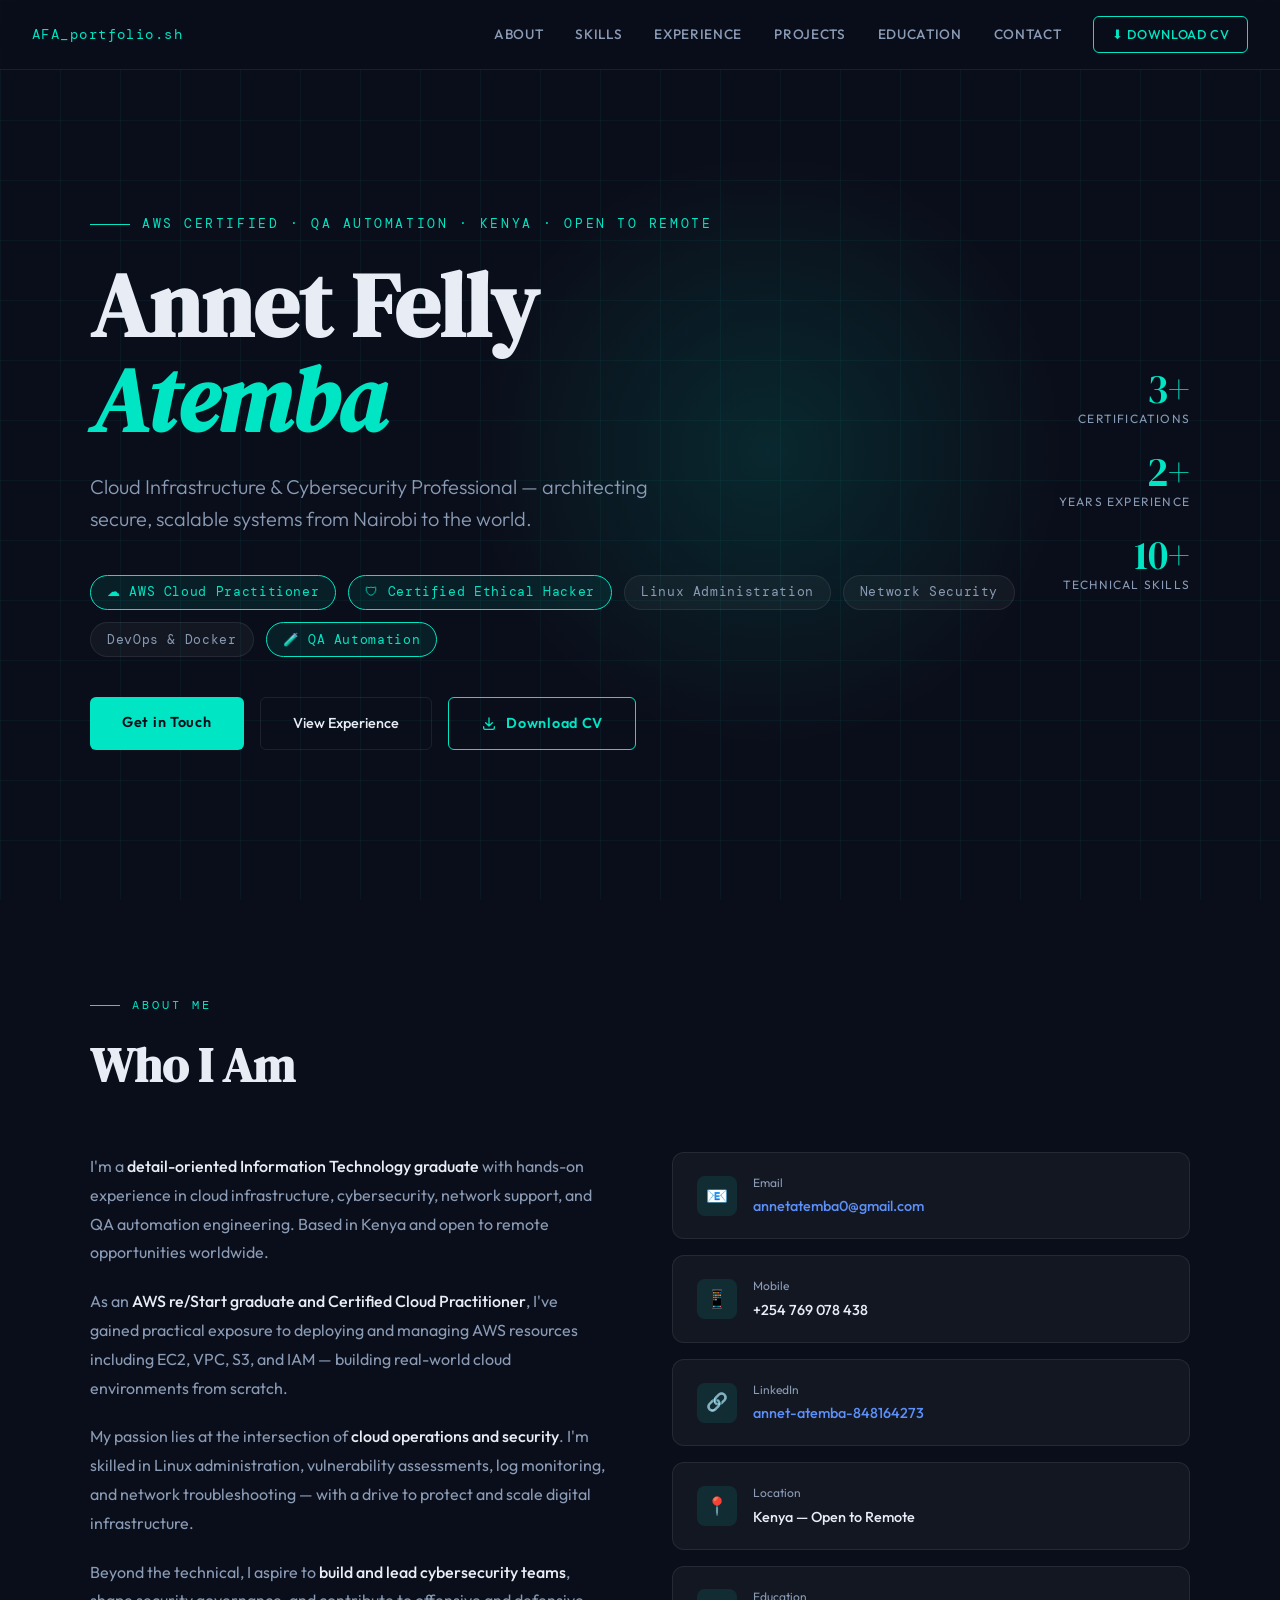
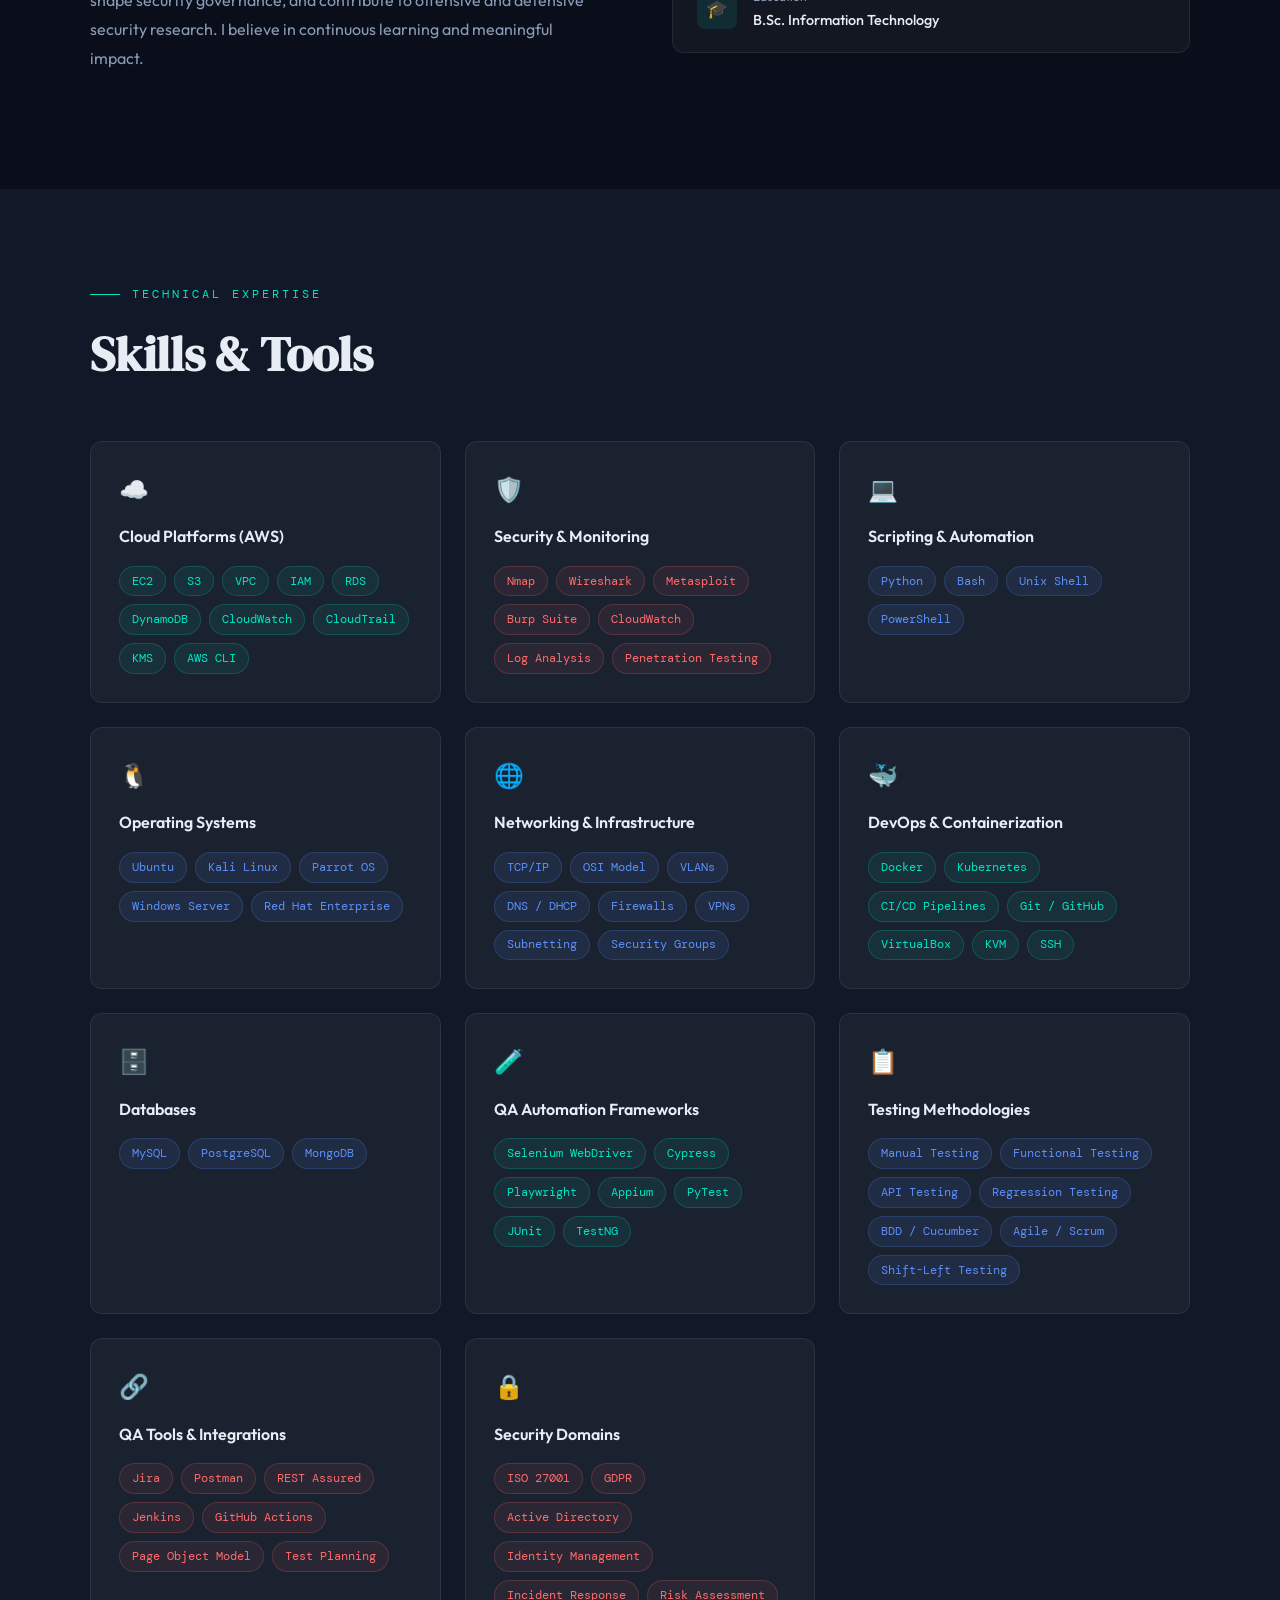
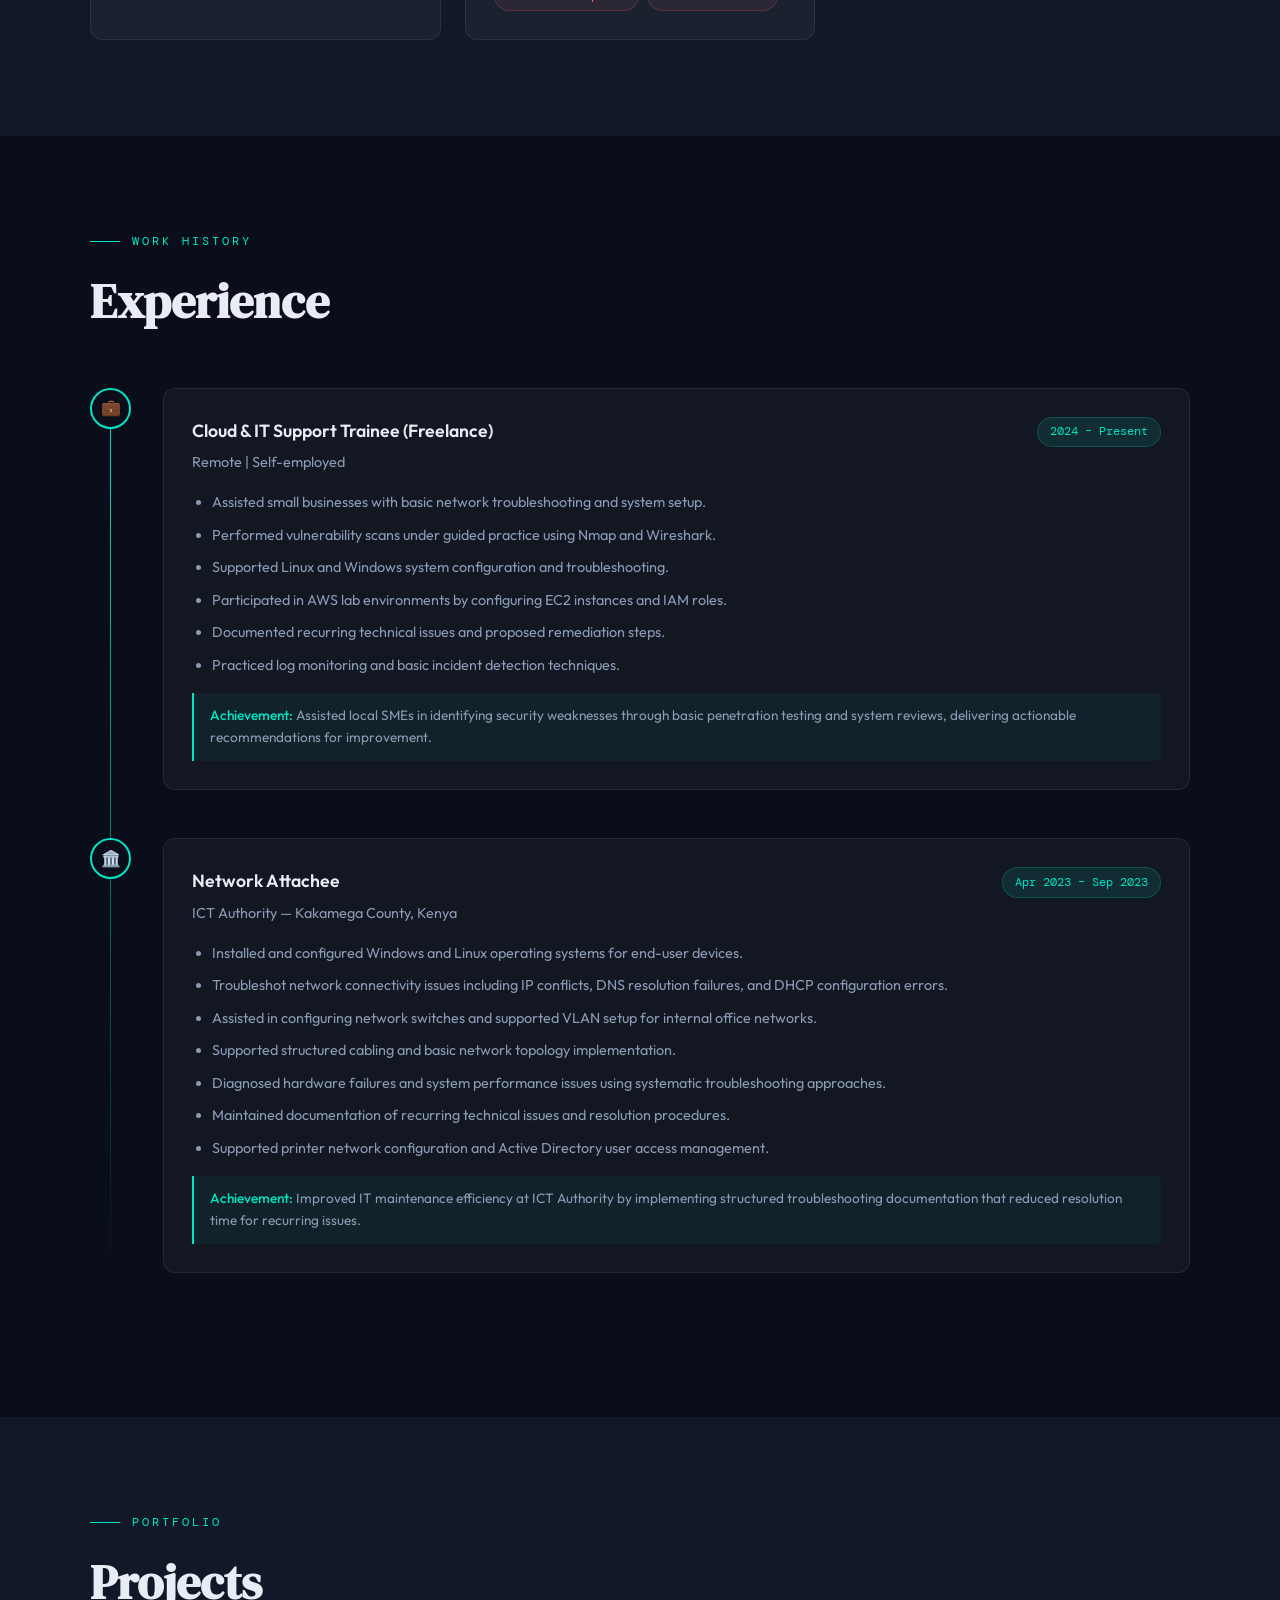
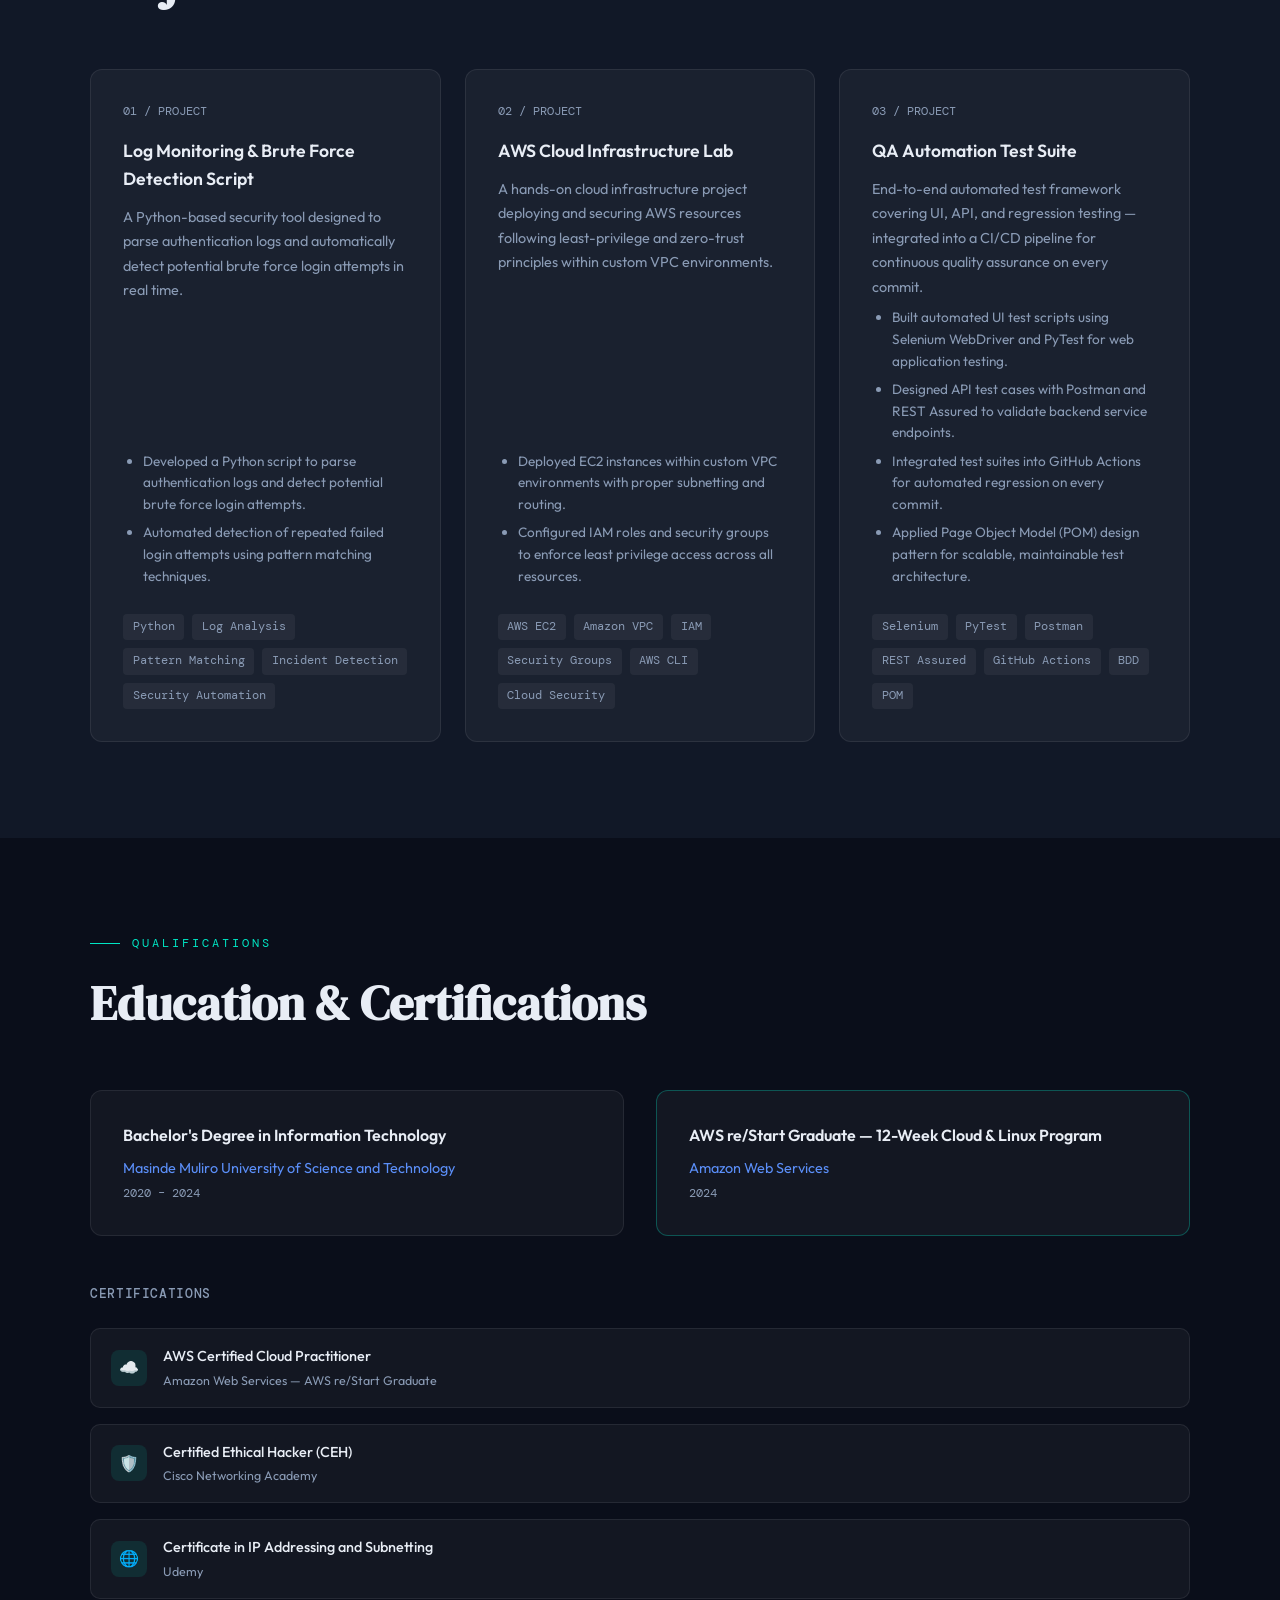
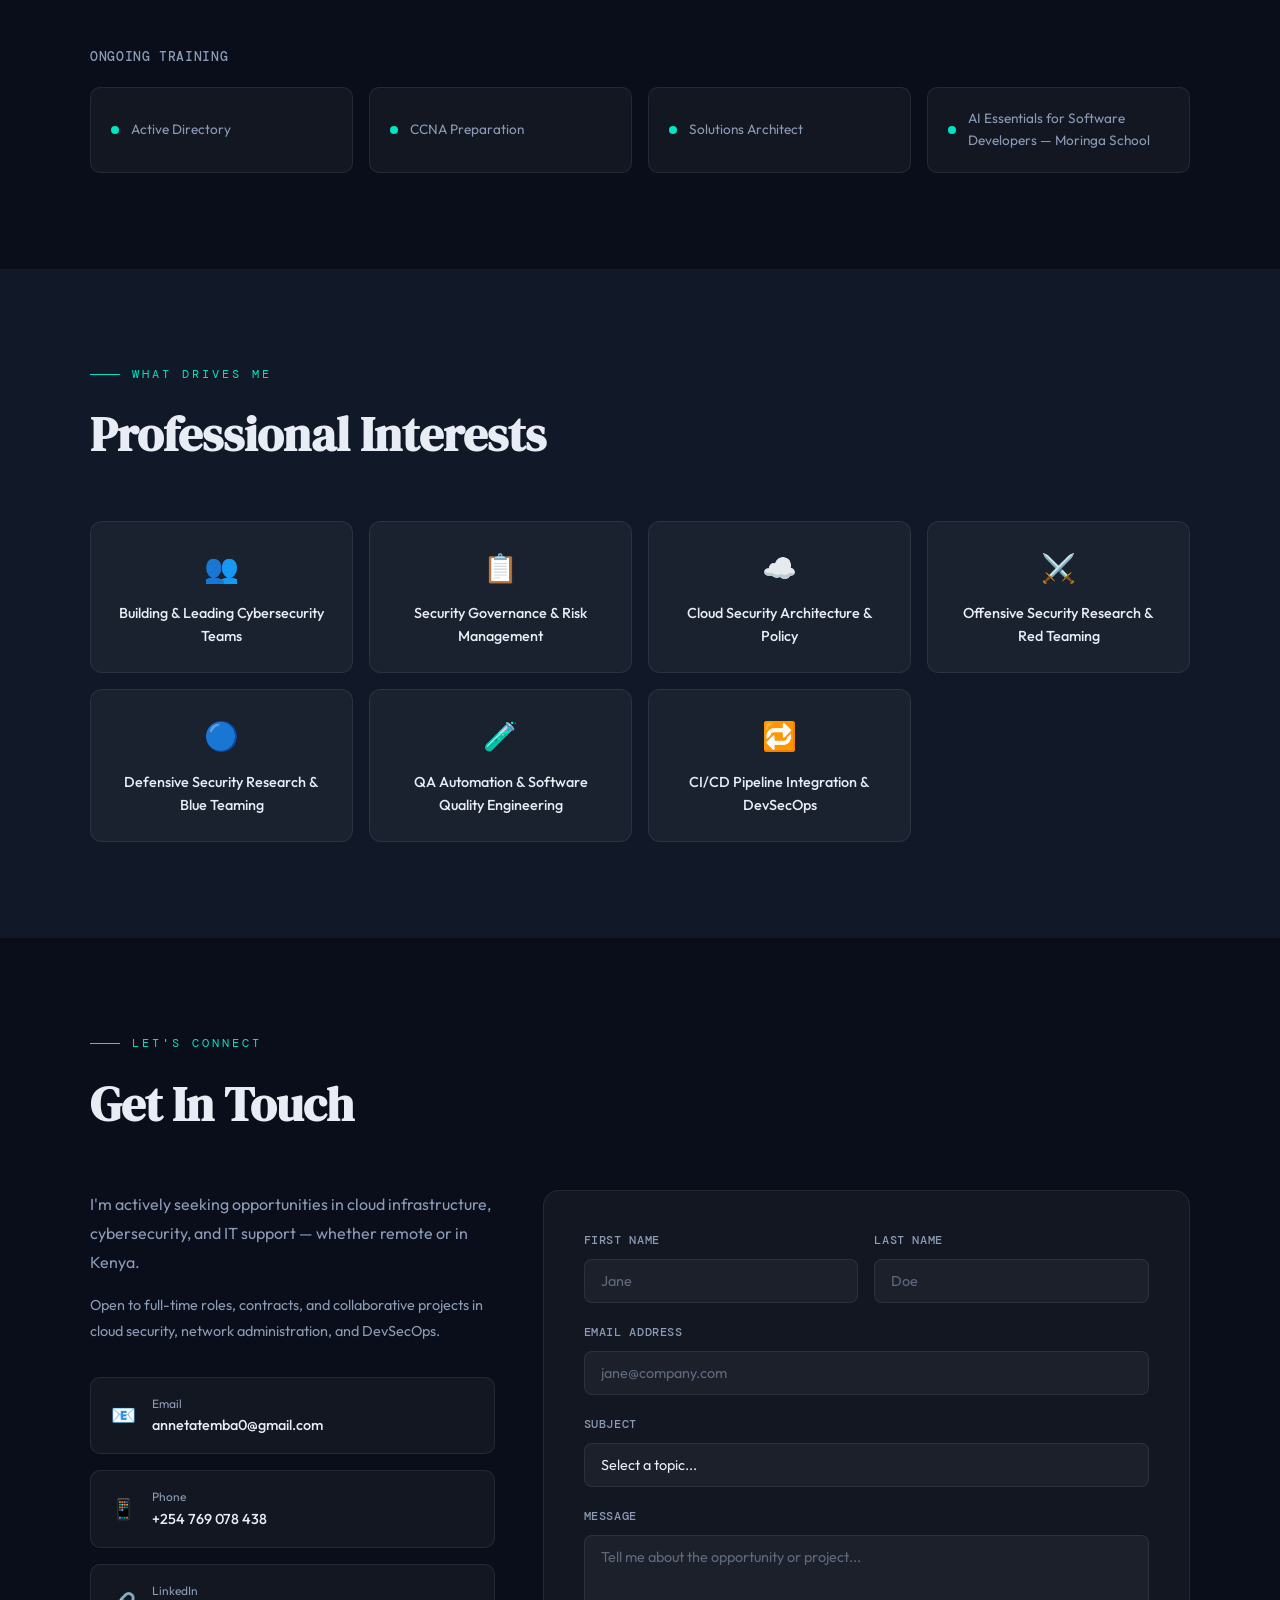
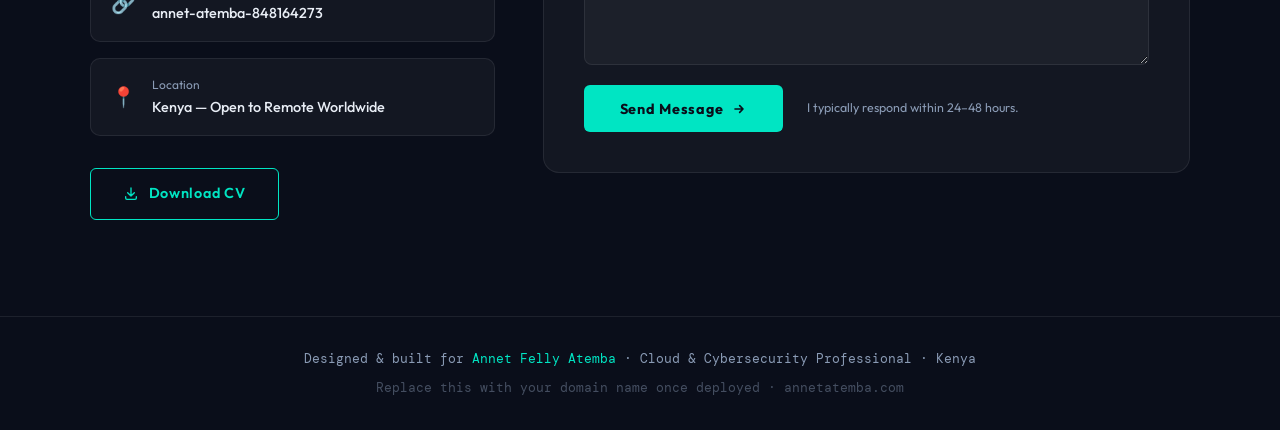
<file: index (1).html>
<!DOCTYPE html>
<html lang="en">
<head>
<meta charset="UTF-8">
<meta name="viewport" content="width=device-width, initial-scale=1.0">
<title>Annet Felly Atemba — Cloud, Cybersecurity & QA Automation</title>
<link href="https://fonts.googleapis.com/css2?family=DM+Serif+Display:ital@0;1&family=DM+Mono:wght@400;500&family=Outfit:wght@300;400;500;600&display=swap" rel="stylesheet">
<style>
  :root {
    --bg: #0a0e1a;
    --bg2: #111827;
    --bg3: #1a2235;
    --accent: #00e5c3;
    --accent2: #5b8ff9;
    --accent3: #ff6b6b;
    --text: #e8edf5;
    --text2: #8a9bb5;
    --border: rgba(255,255,255,0.08);
    --card: rgba(255,255,255,0.04);
  }
  *, *::before, *::after { box-sizing: border-box; margin: 0; padding: 0; }
  html { scroll-behavior: smooth; }
  body { font-family: 'Outfit', sans-serif; background: var(--bg); color: var(--text); overflow-x: hidden; line-height: 1.6; }

  /* NAV */
  nav {
    position: fixed; top: 0; left: 0; right: 0; z-index: 100;
    padding: 1rem 2rem;
    display: flex; justify-content: space-between; align-items: center;
    background: rgba(10,14,26,0.85);
    backdrop-filter: blur(12px);
    border-bottom: 1px solid var(--border);
  }
  .nav-logo { font-family: 'DM Mono', monospace; font-size: 0.9rem; color: var(--accent); letter-spacing: 0.1em; }
  .nav-links { display: flex; gap: 2rem; align-items: center; }
  .nav-links a { color: var(--text2); text-decoration: none; font-size: 0.85rem; font-weight: 500; letter-spacing: 0.05em; text-transform: uppercase; transition: color 0.2s; }
  .nav-links a:hover { color: var(--accent); }
  .nav-cv {
    padding: 0.45rem 1.1rem;
    border: 1px solid var(--accent);
    border-radius: 6px;
    color: var(--accent) !important;
    font-size: 0.8rem !important;
    transition: background 0.2s !important;
  }
  .nav-cv:hover { background: rgba(0,229,195,0.1) !important; color: var(--accent) !important; }

  /* HERO */
  .hero { min-height: 100vh; display: flex; align-items: center; padding: 8rem 2rem 4rem; position: relative; overflow: hidden; }
  .hero-grid {
    position: absolute; inset: 0;
    background-image: linear-gradient(rgba(0,229,195,0.05) 1px, transparent 1px), linear-gradient(90deg, rgba(0,229,195,0.05) 1px, transparent 1px);
    background-size: 60px 60px;
  }
  .hero-glow { position: absolute; width: 600px; height: 600px; background: radial-gradient(circle, rgba(0,229,195,0.12) 0%, transparent 70%); top: 50%; left: 60%; transform: translate(-50%, -50%); pointer-events: none; }
  .hero-content { position: relative; max-width: 1100px; margin: 0 auto; width: 100%; }
  .hero-tag { font-family: 'DM Mono', monospace; font-size: 0.8rem; color: var(--accent); letter-spacing: 0.2em; text-transform: uppercase; margin-bottom: 1.5rem; display: flex; align-items: center; gap: 0.75rem; }
  .hero-tag::before { content: ''; width: 40px; height: 1px; background: var(--accent); }
  .hero h1 { font-family: 'DM Serif Display', serif; font-size: clamp(3rem, 7vw, 6rem); line-height: 1.05; margin-bottom: 0.25rem; color: var(--text); }
  .hero h1 em { font-style: italic; color: var(--accent); }
  .hero-sub { font-size: clamp(1rem, 2vw, 1.25rem); color: var(--text2); max-width: 600px; margin: 1.5rem 0 2.5rem; font-weight: 300; }
  .hero-badges { display: flex; flex-wrap: wrap; gap: 0.75rem; margin-bottom: 2.5rem; }
  .badge { padding: 0.4rem 1rem; border: 1px solid var(--border); border-radius: 100px; font-size: 0.8rem; color: var(--text2); background: var(--card); font-family: 'DM Mono', monospace; letter-spacing: 0.05em; }
  .badge.active { border-color: var(--accent); color: var(--accent); background: rgba(0,229,195,0.08); }
  .hero-ctas { display: flex; gap: 1rem; flex-wrap: wrap; }
  .btn-primary { padding: 0.85rem 2rem; background: var(--accent); color: #0a0e1a; border: none; border-radius: 6px; font-family: 'Outfit', sans-serif; font-size: 0.9rem; font-weight: 600; cursor: pointer; text-decoration: none; letter-spacing: 0.05em; transition: transform 0.2s, box-shadow 0.2s; display: inline-block; }
  .btn-primary:hover { transform: translateY(-2px); box-shadow: 0 8px 24px rgba(0,229,195,0.3); }
  .btn-ghost { padding: 0.85rem 2rem; background: transparent; color: var(--text); border: 1px solid var(--border); border-radius: 6px; font-family: 'Outfit', sans-serif; font-size: 0.9rem; font-weight: 500; cursor: pointer; text-decoration: none; transition: border-color 0.2s, color 0.2s; display: inline-block; }
  .btn-ghost:hover { border-color: var(--accent); color: var(--accent); }
  .btn-download { display: inline-flex; align-items: center; gap: 0.6rem; padding: 0.85rem 2rem; background: transparent; color: var(--accent); border: 1px solid var(--accent); border-radius: 6px; font-family: 'Outfit', sans-serif; font-size: 0.9rem; font-weight: 600; cursor: pointer; text-decoration: none; letter-spacing: 0.05em; transition: background 0.2s, transform 0.2s, box-shadow 0.2s; }
  .btn-download:hover { background: rgba(0,229,195,0.1); transform: translateY(-2px); box-shadow: 0 8px 24px rgba(0,229,195,0.15); }
  .btn-download svg { width: 16px; height: 16px; flex-shrink: 0; }
  .hero-stats { position: absolute; right: 0; top: 50%; transform: translateY(-50%); display: flex; flex-direction: column; gap: 1.5rem; }
  .stat-item { text-align: right; }
  .stat-num { font-family: 'DM Serif Display', serif; font-size: 2.5rem; color: var(--accent); line-height: 1; }
  .stat-label { font-size: 0.75rem; color: var(--text2); text-transform: uppercase; letter-spacing: 0.1em; }

  /* SECTIONS */
  section { padding: 6rem 2rem; }
  .container { max-width: 1100px; margin: 0 auto; }
  .section-label { font-family: 'DM Mono', monospace; font-size: 0.75rem; color: var(--accent); letter-spacing: 0.25em; text-transform: uppercase; margin-bottom: 0.75rem; display: flex; align-items: center; gap: 0.75rem; }
  .section-label::before { content: ''; width: 30px; height: 1px; background: var(--accent); }
  .section-title { font-family: 'DM Serif Display', serif; font-size: clamp(2rem, 4vw, 3rem); margin-bottom: 3rem; color: var(--text); }

  /* ABOUT */
  .about-grid { display: grid; grid-template-columns: 1fr 1fr; gap: 4rem; align-items: start; }
  .about-text p { color: var(--text2); margin-bottom: 1.25rem; font-size: 1rem; line-height: 1.8; }
  .about-text p strong { color: var(--text); font-weight: 500; }
  .about-cards { display: flex; flex-direction: column; gap: 1rem; }
  .info-card { background: var(--card); border: 1px solid var(--border); border-radius: 12px; padding: 1.25rem 1.5rem; display: flex; align-items: center; gap: 1rem; }
  .info-card-icon { width: 40px; height: 40px; border-radius: 8px; background: rgba(0,229,195,0.1); display: flex; align-items: center; justify-content: center; font-size: 1.1rem; flex-shrink: 0; }
  .info-card-text .label { font-size: 0.75rem; color: var(--text2); margin-bottom: 0.2rem; }
  .info-card-text .value { font-size: 0.9rem; color: var(--text); font-weight: 500; }
  .info-card-text a { color: var(--accent2); text-decoration: none; }
  .info-card-text a:hover { text-decoration: underline; }

  /* SKILLS */
  .skills-section { background: var(--bg2); }
  .skills-grid { display: grid; grid-template-columns: repeat(auto-fit, minmax(280px, 1fr)); gap: 1.5rem; }
  .skill-card { background: var(--card); border: 1px solid var(--border); border-radius: 12px; padding: 1.75rem; transition: border-color 0.2s, transform 0.2s; }
  .skill-card:hover { border-color: var(--accent); transform: translateY(-3px); }
  .skill-card-icon { font-size: 1.5rem; margin-bottom: 1rem; }
  .skill-card h3 { font-size: 1rem; font-weight: 600; margin-bottom: 1rem; color: var(--text); }
  .skill-tags { display: flex; flex-wrap: wrap; gap: 0.5rem; }
  .skill-tag { padding: 0.3rem 0.75rem; background: rgba(91,143,249,0.1); border: 1px solid rgba(91,143,249,0.2); border-radius: 100px; font-size: 0.75rem; color: var(--accent2); font-family: 'DM Mono', monospace; }
  .skill-tag.green { background: rgba(0,229,195,0.08); border-color: rgba(0,229,195,0.2); color: var(--accent); }
  .skill-tag.red { background: rgba(255,107,107,0.08); border-color: rgba(255,107,107,0.2); color: var(--accent3); }

  /* EXPERIENCE */
  .timeline { position: relative; }
  .timeline::before { content: ''; position: absolute; left: 20px; top: 0; bottom: 0; width: 1px; background: linear-gradient(to bottom, var(--accent), transparent); }
  .timeline-item { display: flex; gap: 2rem; margin-bottom: 3rem; position: relative; }
  .timeline-dot { width: 41px; height: 41px; border-radius: 50%; border: 2px solid var(--accent); background: var(--bg); display: flex; align-items: center; justify-content: center; font-size: 1rem; flex-shrink: 0; position: relative; z-index: 1; }
  .timeline-content { background: var(--card); border: 1px solid var(--border); border-radius: 12px; padding: 1.75rem; flex: 1; }
  .timeline-meta { display: flex; justify-content: space-between; align-items: flex-start; flex-wrap: wrap; gap: 0.5rem; margin-bottom: 0.25rem; }
  .timeline-title { font-size: 1.1rem; font-weight: 600; color: var(--text); }
  .timeline-period { font-family: 'DM Mono', monospace; font-size: 0.75rem; color: var(--accent); background: rgba(0,229,195,0.1); padding: 0.3rem 0.75rem; border-radius: 100px; border: 1px solid rgba(0,229,195,0.2); }
  .timeline-company { color: var(--text2); font-size: 0.9rem; margin-bottom: 1rem; }
  .timeline-content ul { padding-left: 1.25rem; color: var(--text2); font-size: 0.9rem; }
  .timeline-content li { margin-bottom: 0.5rem; line-height: 1.7; }
  .timeline-achievement { margin-top: 1rem; padding: 0.75rem 1rem; background: rgba(0,229,195,0.05); border-left: 2px solid var(--accent); border-radius: 0 6px 6px 0; font-size: 0.85rem; color: var(--text2); }
  .timeline-achievement strong { color: var(--accent); font-weight: 500; }

  /* PROJECTS */
  .projects-section { background: var(--bg2); }
  .projects-grid { display: grid; grid-template-columns: repeat(auto-fit, minmax(300px, 1fr)); gap: 1.5rem; }
  .project-card { background: var(--card); border: 1px solid var(--border); border-radius: 12px; padding: 2rem; display: flex; flex-direction: column; transition: border-color 0.2s, transform 0.2s; }
  .project-card:hover { border-color: var(--accent2); transform: translateY(-4px); }
  .project-num { font-family: 'DM Mono', monospace; font-size: 0.75rem; color: var(--text2); margin-bottom: 1rem; }
  .project-card h3 { font-size: 1.1rem; font-weight: 600; margin-bottom: 0.75rem; }
  .project-card p { color: var(--text2); font-size: 0.9rem; line-height: 1.7; flex: 1; }
  .project-card ul { padding-left: 1.25rem; color: var(--text2); font-size: 0.85rem; margin-top: 0.5rem; }
  .project-card li { margin-bottom: 0.4rem; }
  .project-stack { display: flex; flex-wrap: wrap; gap: 0.5rem; margin-top: 1.25rem; }
  .stack-tag { padding: 0.25rem 0.6rem; background: rgba(255,255,255,0.05); border-radius: 4px; font-size: 0.72rem; color: var(--text2); font-family: 'DM Mono', monospace; }

  /* EDUCATION */
  .edu-grid { display: grid; grid-template-columns: 1fr 1fr; gap: 2rem; }
  .edu-card { background: var(--card); border: 1px solid var(--border); border-radius: 12px; padding: 2rem; }
  .edu-card h3 { font-size: 1rem; font-weight: 600; margin-bottom: 0.5rem; }
  .edu-card .institution { color: var(--accent2); font-size: 0.9rem; margin-bottom: 0.25rem; }
  .edu-card .period { font-family: 'DM Mono', monospace; font-size: 0.75rem; color: var(--text2); }
  .certs-list { display: flex; flex-direction: column; gap: 1rem; }
  .cert-item { display: flex; align-items: center; gap: 1rem; background: var(--card); border: 1px solid var(--border); border-radius: 10px; padding: 1rem 1.25rem; transition: border-color 0.2s; }
  .cert-item:hover { border-color: var(--accent); }
  .cert-icon { width: 36px; height: 36px; border-radius: 8px; background: rgba(0,229,195,0.1); display: flex; align-items: center; justify-content: center; font-size: 1rem; flex-shrink: 0; }
  .cert-name { font-size: 0.9rem; font-weight: 500; color: var(--text); }
  .cert-issuer { font-size: 0.78rem; color: var(--text2); margin-top: 0.15rem; }
  .ongoing-grid { display: grid; grid-template-columns: repeat(auto-fit, minmax(180px, 1fr)); gap: 1rem; }
  .ongoing-item { padding: 1.25rem; background: var(--card); border: 1px solid var(--border); border-radius: 10px; display: flex; align-items: center; gap: 0.75rem; font-size: 0.85rem; color: var(--text2); }
  .ongoing-dot { width: 8px; height: 8px; border-radius: 50%; background: var(--accent); flex-shrink: 0; animation: pulse 2s infinite; }
  @keyframes pulse { 0%,100%{opacity:1}50%{opacity:0.4} }

  /* INTERESTS */
  .interests-section { background: var(--bg2); }
  .interests-grid { display: grid; grid-template-columns: repeat(auto-fit, minmax(220px, 1fr)); gap: 1rem; }
  .interest-card { padding: 1.5rem; background: var(--card); border: 1px solid var(--border); border-radius: 12px; text-align: center; transition: all 0.2s; }
  .interest-card:hover { border-color: var(--accent); background: rgba(0,229,195,0.05); }
  .interest-icon { font-size: 1.75rem; margin-bottom: 0.75rem; }
  .interest-card h4 { font-size: 0.9rem; font-weight: 500; color: var(--text); }

  /* CONTACT */
  .contact-side { display: flex; flex-direction: column; gap: 1rem; }
  .contact-link { display: flex; align-items: center; gap: 1rem; padding: 1rem 1.25rem; background: var(--card); border: 1px solid var(--border); border-radius: 10px; text-decoration: none; transition: border-color 0.2s, transform 0.2s; }
  .contact-link:hover { border-color: var(--accent); transform: translateX(4px); }
  .contact-link-icon { font-size: 1.25rem; }
  .contact-link-text .label { font-size: 0.75rem; color: var(--text2); margin-bottom: 0.1rem; }
  .contact-link-text .value { font-size: 0.9rem; color: var(--text); font-weight: 500; }

  /* CONTACT FORM */
  .contact-form-wrap { background: var(--card); border: 1px solid var(--border); border-radius: 16px; padding: 2.5rem; }
  .form-row { display: grid; grid-template-columns: 1fr 1fr; gap: 1rem; }
  .form-group { display: flex; flex-direction: column; gap: 0.5rem; margin-bottom: 1.25rem; }
  .form-group label { font-size: 0.78rem; color: var(--text2); font-weight: 500; letter-spacing: 0.05em; text-transform: uppercase; font-family: 'DM Mono', monospace; }
  .form-group input,
  .form-group textarea,
  .form-group select {
    background: rgba(255,255,255,0.04);
    border: 1px solid var(--border);
    border-radius: 8px;
    color: var(--text);
    font-family: 'Outfit', sans-serif;
    font-size: 0.9rem;
    padding: 0.75rem 1rem;
    outline: none;
    transition: border-color 0.2s, background 0.2s;
    width: 100%;
    -webkit-appearance: none;
  }
  .form-group input::placeholder,
  .form-group textarea::placeholder { color: var(--text2); opacity: 0.6; }
  .form-group input:focus,
  .form-group textarea:focus,
  .form-group select:focus { border-color: var(--accent); background: rgba(0,229,195,0.04); }
  .form-group select option { background: #111827; color: var(--text); }
  .form-group textarea { resize: vertical; min-height: 130px; }
  .form-submit-row { display: flex; align-items: center; gap: 1.5rem; margin-top: 0.5rem; flex-wrap: wrap; }
  .btn-submit { padding: 0.9rem 2.25rem; background: var(--accent); color: #0a0e1a; border: none; border-radius: 6px; font-family: 'Outfit', sans-serif; font-size: 0.9rem; font-weight: 700; cursor: pointer; letter-spacing: 0.05em; transition: transform 0.2s, box-shadow 0.2s, opacity 0.2s; display: flex; align-items: center; gap: 0.5rem; }
  .btn-submit:hover { transform: translateY(-2px); box-shadow: 0 8px 24px rgba(0,229,195,0.3); }
  .btn-submit:disabled { opacity: 0.6; cursor: not-allowed; transform: none; box-shadow: none; }
  .form-note { font-size: 0.78rem; color: var(--text2); line-height: 1.5; }
  .form-success { display: none; text-align: center; padding: 2.5rem 1rem; }
  .form-success .success-icon { font-size: 3rem; margin-bottom: 1rem; }
  .form-success h3 { font-size: 1.3rem; font-weight: 600; margin-bottom: 0.5rem; color: var(--accent); }
  .form-success p { color: var(--text2); font-size: 0.9rem; }

  /* FOOTER */
  footer { border-top: 1px solid var(--border); padding: 2rem; text-align: center; font-size: 0.8rem; color: var(--text2); font-family: 'DM Mono', monospace; }
  footer span { color: var(--accent); }

  /* RESPONSIVE */
  @media (max-width: 900px) {
    .hero-stats { display: none; }
    .about-grid, .edu-grid { grid-template-columns: 1fr; gap: 2rem; }
    .contact-2col { grid-template-columns: 1fr !important; }
    .form-row { grid-template-columns: 1fr; }
  }
  @media (max-width: 640px) {
    nav { padding: 1rem; }
    .nav-links { display: none; }
  }
</style>
</head>
<body>

<!-- NAV -->
<nav>
  <div class="nav-logo">AFA_portfolio.sh</div>
  <div class="nav-links">
    <a href="#about">About</a>
    <a href="#skills">Skills</a>
    <a href="#experience">Experience</a>
    <a href="#projects">Projects</a>
    <a href="#education">Education</a>
    <a href="#contact">Contact</a>
    <a href="#" class="nav-cv" onclick="downloadCV(event)">⬇ Download CV</a>
  </div>
</nav>

<!-- HERO -->
<section class="hero">
  <div class="hero-grid"></div>
  <div class="hero-glow"></div>
  <div class="hero-content">
    <div class="hero-tag">AWS Certified · QA Automation · Kenya · Open to Remote</div>
    <h1>Annet Felly<br><em>Atemba</em></h1>
    <p class="hero-sub">Cloud Infrastructure & Cybersecurity Professional — architecting secure, scalable systems from Nairobi to the world.</p>
    <div class="hero-badges">
      <span class="badge active">☁ AWS Cloud Practitioner</span>
      <span class="badge active">🛡 Certified Ethical Hacker</span>
      <span class="badge">Linux Administration</span>
      <span class="badge">Network Security</span>
      <span class="badge">DevOps & Docker</span>
      <span class="badge active">🧪 QA Automation</span>
    </div>
    <div class="hero-ctas">
      <a href="#contact" class="btn-primary">Get in Touch</a>
      <a href="#experience" class="btn-ghost">View Experience</a>
      <a href="#" class="btn-download" onclick="downloadCV(event)">
        <svg xmlns="http://www.w3.org/2000/svg" fill="none" viewBox="0 0 24 24" stroke="currentColor" stroke-width="2"><path stroke-linecap="round" stroke-linejoin="round" d="M4 16v2a2 2 0 002 2h12a2 2 0 002-2v-2M7 10l5 5 5-5M12 15V3"/></svg>
        Download CV
      </a>
    </div>
    <div class="hero-stats">
      <div class="stat-item"><div class="stat-num">3+</div><div class="stat-label">Certifications</div></div>
      <div class="stat-item"><div class="stat-num">2+</div><div class="stat-label">Years Experience</div></div>
      <div class="stat-item"><div class="stat-num">10+</div><div class="stat-label">Technical Skills</div></div>
    </div>
  </div>
</section>

<!-- ABOUT -->
<section id="about">
  <div class="container">
    <div class="section-label">About Me</div>
    <h2 class="section-title">Who I Am</h2>
    <div class="about-grid">
      <div class="about-text">
        <p>I'm a <strong>detail-oriented Information Technology graduate</strong> with hands-on experience in cloud infrastructure, cybersecurity, network support, and QA automation engineering. Based in Kenya and open to remote opportunities worldwide.</p>
        <p>As an <strong>AWS re/Start graduate and Certified Cloud Practitioner</strong>, I've gained practical exposure to deploying and managing AWS resources including EC2, VPC, S3, and IAM — building real-world cloud environments from scratch.</p>
        <p>My passion lies at the intersection of <strong>cloud operations and security</strong>. I'm skilled in Linux administration, vulnerability assessments, log monitoring, and network troubleshooting — with a drive to protect and scale digital infrastructure.</p>
        <p>Beyond the technical, I aspire to <strong>build and lead cybersecurity teams</strong>, shape security governance, and contribute to offensive and defensive security research. I believe in continuous learning and meaningful impact.</p>
      </div>
      <div class="about-cards">
        <div class="info-card">
          <div class="info-card-icon">📧</div>
          <div class="info-card-text">
            <div class="label">Email</div>
            <div class="value"><a href="mailto:annetatemba0@gmail.com">annetatemba0@gmail.com</a></div>
          </div>
        </div>
        <div class="info-card">
          <div class="info-card-icon">📱</div>
          <div class="info-card-text"><div class="label">Mobile</div><div class="value">+254 769 078 438</div></div>
        </div>
        <div class="info-card">
          <div class="info-card-icon">🔗</div>
          <div class="info-card-text">
            <div class="label">LinkedIn</div>
            <div class="value"><a href="https://www.linkedin.com/in/annet-atemba-848164273" target="_blank">annet-atemba-848164273</a></div>
          </div>
        </div>
        <div class="info-card">
          <div class="info-card-icon">📍</div>
          <div class="info-card-text"><div class="label">Location</div><div class="value">Kenya — Open to Remote</div></div>
        </div>
        <div class="info-card">
          <div class="info-card-icon">🎓</div>
          <div class="info-card-text"><div class="label">Education</div><div class="value">B.Sc. Information Technology</div></div>
        </div>
      </div>
    </div>
  </div>
</section>

<!-- SKILLS -->
<section id="skills" class="skills-section">
  <div class="container">
    <div class="section-label">Technical Expertise</div>
    <h2 class="section-title">Skills & Tools</h2>
    <div class="skills-grid">
      <div class="skill-card">
        <div class="skill-card-icon">☁️</div>
        <h3>Cloud Platforms (AWS)</h3>
        <div class="skill-tags">
          <span class="skill-tag green">EC2</span><span class="skill-tag green">S3</span><span class="skill-tag green">VPC</span><span class="skill-tag green">IAM</span><span class="skill-tag green">RDS</span><span class="skill-tag green">DynamoDB</span><span class="skill-tag green">CloudWatch</span><span class="skill-tag green">CloudTrail</span><span class="skill-tag green">KMS</span><span class="skill-tag green">AWS CLI</span>
        </div>
      </div>
      <div class="skill-card">
        <div class="skill-card-icon">🛡️</div>
        <h3>Security & Monitoring</h3>
        <div class="skill-tags">
          <span class="skill-tag red">Nmap</span><span class="skill-tag red">Wireshark</span><span class="skill-tag red">Metasploit</span><span class="skill-tag red">Burp Suite</span><span class="skill-tag red">CloudWatch</span><span class="skill-tag red">Log Analysis</span><span class="skill-tag red">Penetration Testing</span>
        </div>
      </div>
      <div class="skill-card">
        <div class="skill-card-icon">💻</div>
        <h3>Scripting & Automation</h3>
        <div class="skill-tags">
          <span class="skill-tag">Python</span><span class="skill-tag">Bash</span><span class="skill-tag">Unix Shell</span><span class="skill-tag">PowerShell</span>
        </div>
      </div>
      <div class="skill-card">
        <div class="skill-card-icon">🐧</div>
        <h3>Operating Systems</h3>
        <div class="skill-tags">
          <span class="skill-tag">Ubuntu</span><span class="skill-tag">Kali Linux</span><span class="skill-tag">Parrot OS</span><span class="skill-tag">Windows Server</span><span class="skill-tag">Red Hat Enterprise</span>
        </div>
      </div>
      <div class="skill-card">
        <div class="skill-card-icon">🌐</div>
        <h3>Networking & Infrastructure</h3>
        <div class="skill-tags">
          <span class="skill-tag">TCP/IP</span><span class="skill-tag">OSI Model</span><span class="skill-tag">VLANs</span><span class="skill-tag">DNS / DHCP</span><span class="skill-tag">Firewalls</span><span class="skill-tag">VPNs</span><span class="skill-tag">Subnetting</span><span class="skill-tag">Security Groups</span>
        </div>
      </div>
      <div class="skill-card">
        <div class="skill-card-icon">🐳</div>
        <h3>DevOps & Containerization</h3>
        <div class="skill-tags">
          <span class="skill-tag green">Docker</span><span class="skill-tag green">Kubernetes</span><span class="skill-tag green">CI/CD Pipelines</span><span class="skill-tag green">Git / GitHub</span><span class="skill-tag green">VirtualBox</span><span class="skill-tag green">KVM</span><span class="skill-tag green">SSH</span>
        </div>
      </div>
      <div class="skill-card">
        <div class="skill-card-icon">🗄️</div>
        <h3>Databases</h3>
        <div class="skill-tags">
          <span class="skill-tag">MySQL</span><span class="skill-tag">PostgreSQL</span><span class="skill-tag">MongoDB</span>
        </div>
      </div>
      <div class="skill-card">
        <div class="skill-card-icon">🧪</div>
        <h3>QA Automation Frameworks</h3>
        <div class="skill-tags">
          <span class="skill-tag green">Selenium WebDriver</span><span class="skill-tag green">Cypress</span><span class="skill-tag green">Playwright</span><span class="skill-tag green">Appium</span><span class="skill-tag green">PyTest</span><span class="skill-tag green">JUnit</span><span class="skill-tag green">TestNG</span>
        </div>
      </div>
      <div class="skill-card">
        <div class="skill-card-icon">📋</div>
        <h3>Testing Methodologies</h3>
        <div class="skill-tags">
          <span class="skill-tag">Manual Testing</span><span class="skill-tag">Functional Testing</span><span class="skill-tag">API Testing</span><span class="skill-tag">Regression Testing</span><span class="skill-tag">BDD / Cucumber</span><span class="skill-tag">Agile / Scrum</span><span class="skill-tag">Shift-Left Testing</span>
        </div>
      </div>
      <div class="skill-card">
        <div class="skill-card-icon">🔗</div>
        <h3>QA Tools & Integrations</h3>
        <div class="skill-tags">
          <span class="skill-tag red">Jira</span><span class="skill-tag red">Postman</span><span class="skill-tag red">REST Assured</span><span class="skill-tag red">Jenkins</span><span class="skill-tag red">GitHub Actions</span><span class="skill-tag red">Page Object Model</span><span class="skill-tag red">Test Planning</span>
        </div>
      </div>
      <div class="skill-card">
        <div class="skill-card-icon">🔒</div>
        <h3>Security Domains</h3>
        <div class="skill-tags">
          <span class="skill-tag red">ISO 27001</span><span class="skill-tag red">GDPR</span><span class="skill-tag red">Active Directory</span><span class="skill-tag red">Identity Management</span><span class="skill-tag red">Incident Response</span><span class="skill-tag red">Risk Assessment</span>
        </div>
      </div>
    </div>
  </div>
</section>

<!-- EXPERIENCE -->
<section id="experience">
  <div class="container">
    <div class="section-label">Work History</div>
    <h2 class="section-title">Experience</h2>
    <div class="timeline">
      <div class="timeline-item">
        <div class="timeline-dot">💼</div>
        <div class="timeline-content">
          <div class="timeline-meta">
            <div class="timeline-title">Cloud & IT Support Trainee (Freelance)</div>
            <div class="timeline-period">2024 – Present</div>
          </div>
          <div class="timeline-company">Remote | Self-employed</div>
          <ul>
            <li>Assisted small businesses with basic network troubleshooting and system setup.</li>
            <li>Performed vulnerability scans under guided practice using Nmap and Wireshark.</li>
            <li>Supported Linux and Windows system configuration and troubleshooting.</li>
            <li>Participated in AWS lab environments by configuring EC2 instances and IAM roles.</li>
            <li>Documented recurring technical issues and proposed remediation steps.</li>
            <li>Practiced log monitoring and basic incident detection techniques.</li>
          </ul>
          <div class="timeline-achievement"><strong>Achievement:</strong> Assisted local SMEs in identifying security weaknesses through basic penetration testing and system reviews, delivering actionable recommendations for improvement.</div>
        </div>
      </div>
      <div class="timeline-item">
        <div class="timeline-dot">🏛️</div>
        <div class="timeline-content">
          <div class="timeline-meta">
            <div class="timeline-title">Network Attachee</div>
            <div class="timeline-period">Apr 2023 – Sep 2023</div>
          </div>
          <div class="timeline-company">ICT Authority — Kakamega County, Kenya</div>
          <ul>
            <li>Installed and configured Windows and Linux operating systems for end-user devices.</li>
            <li>Troubleshot network connectivity issues including IP conflicts, DNS resolution failures, and DHCP configuration errors.</li>
            <li>Assisted in configuring network switches and supported VLAN setup for internal office networks.</li>
            <li>Supported structured cabling and basic network topology implementation.</li>
            <li>Diagnosed hardware failures and system performance issues using systematic troubleshooting approaches.</li>
            <li>Maintained documentation of recurring technical issues and resolution procedures.</li>
            <li>Supported printer network configuration and Active Directory user access management.</li>
          </ul>
          <div class="timeline-achievement"><strong>Achievement:</strong> Improved IT maintenance efficiency at ICT Authority by implementing structured troubleshooting documentation that reduced resolution time for recurring issues.</div>
        </div>
      </div>
    </div>
  </div>
</section>

<!-- PROJECTS -->
<section id="projects" class="projects-section">
  <div class="container">
    <div class="section-label">Portfolio</div>
    <h2 class="section-title">Projects</h2>
    <div class="projects-grid">
      <div class="project-card">
        <div class="project-num">01 / PROJECT</div>
        <h3>Log Monitoring & Brute Force Detection Script</h3>
        <p>A Python-based security tool designed to parse authentication logs and automatically detect potential brute force login attempts in real time.</p>
        <ul>
          <li>Developed a Python script to parse authentication logs and detect potential brute force login attempts.</li>
          <li>Automated detection of repeated failed login attempts using pattern matching techniques.</li>
        </ul>
        <div class="project-stack">
          <span class="stack-tag">Python</span><span class="stack-tag">Log Analysis</span><span class="stack-tag">Pattern Matching</span><span class="stack-tag">Incident Detection</span><span class="stack-tag">Security Automation</span>
        </div>
      </div>
      <div class="project-card">
        <div class="project-num">02 / PROJECT</div>
        <h3>AWS Cloud Infrastructure Lab</h3>
        <p>A hands-on cloud infrastructure project deploying and securing AWS resources following least-privilege and zero-trust principles within custom VPC environments.</p>
        <ul>
          <li>Deployed EC2 instances within custom VPC environments with proper subnetting and routing.</li>
          <li>Configured IAM roles and security groups to enforce least privilege access across all resources.</li>
        </ul>
        <div class="project-stack">
          <span class="stack-tag">AWS EC2</span><span class="stack-tag">Amazon VPC</span><span class="stack-tag">IAM</span><span class="stack-tag">Security Groups</span><span class="stack-tag">AWS CLI</span><span class="stack-tag">Cloud Security</span>
        </div>
      </div>
      <div class="project-card">
        <div class="project-num">03 / PROJECT</div>
        <h3>QA Automation Test Suite</h3>
        <p>End-to-end automated test framework covering UI, API, and regression testing — integrated into a CI/CD pipeline for continuous quality assurance on every commit.</p>
        <ul>
          <li>Built automated UI test scripts using Selenium WebDriver and PyTest for web application testing.</li>
          <li>Designed API test cases with Postman and REST Assured to validate backend service endpoints.</li>
          <li>Integrated test suites into GitHub Actions for automated regression on every commit.</li>
          <li>Applied Page Object Model (POM) design pattern for scalable, maintainable test architecture.</li>
        </ul>
        <div class="project-stack">
          <span class="stack-tag">Selenium</span><span class="stack-tag">PyTest</span><span class="stack-tag">Postman</span><span class="stack-tag">REST Assured</span><span class="stack-tag">GitHub Actions</span><span class="stack-tag">BDD</span><span class="stack-tag">POM</span>
        </div>
      </div>
    </div>
  </div>
</section>

<!-- EDUCATION -->
<section id="education">
  <div class="container">
    <div class="section-label">Qualifications</div>
    <h2 class="section-title">Education & Certifications</h2>
    <div class="edu-grid" style="margin-bottom: 3rem;">
      <div class="edu-card">
        <h3>Bachelor's Degree in Information Technology</h3>
        <div class="institution">Masinde Muliro University of Science and Technology</div>
        <div class="period">2020 – 2024</div>
      </div>
      <div class="edu-card" style="border-color: rgba(0,229,195,0.3);">
        <h3>AWS re/Start Graduate — 12-Week Cloud & Linux Program</h3>
        <div class="institution">Amazon Web Services</div>
        <div class="period">2024</div>
      </div>
    </div>
    <p style="font-size: 0.8rem; font-weight: 500; color: var(--text2); margin-bottom: 1.5rem; letter-spacing: 0.05em; text-transform: uppercase; font-family: 'DM Mono', monospace;">Certifications</p>
    <div class="certs-list" style="margin-bottom: 3rem;">
      <div class="cert-item">
        <div class="cert-icon">☁️</div>
        <div><div class="cert-name">AWS Certified Cloud Practitioner</div><div class="cert-issuer">Amazon Web Services — AWS re/Start Graduate</div></div>
      </div>
      <div class="cert-item">
        <div class="cert-icon">🛡️</div>
        <div><div class="cert-name">Certified Ethical Hacker (CEH)</div><div class="cert-issuer">Cisco Networking Academy</div></div>
      </div>
      <div class="cert-item">
        <div class="cert-icon">🌐</div>
        <div><div class="cert-name">Certificate in IP Addressing and Subnetting</div><div class="cert-issuer">Udemy</div></div>
      </div>
    </div>
    <p style="font-size: 0.8rem; font-weight: 500; color: var(--text2); margin-bottom: 1.25rem; letter-spacing: 0.05em; text-transform: uppercase; font-family: 'DM Mono', monospace;">Ongoing Training</p>
    <div class="ongoing-grid">
      <div class="ongoing-item"><div class="ongoing-dot"></div> Active Directory</div>
      <div class="ongoing-item"><div class="ongoing-dot"></div> CCNA Preparation</div>
      <div class="ongoing-item"><div class="ongoing-dot"></div> Solutions Architect</div>
      <div class="ongoing-item"><div class="ongoing-dot"></div> AI Essentials for Software Developers — Moringa School</div>
    </div>
  </div>
</section>

<!-- INTERESTS -->
<section class="interests-section">
  <div class="container">
    <div class="section-label">What Drives Me</div>
    <h2 class="section-title">Professional Interests</h2>
    <div class="interests-grid">
      <div class="interest-card"><div class="interest-icon">👥</div><h4>Building & Leading Cybersecurity Teams</h4></div>
      <div class="interest-card"><div class="interest-icon">📋</div><h4>Security Governance & Risk Management</h4></div>
      <div class="interest-card"><div class="interest-icon">☁️</div><h4>Cloud Security Architecture & Policy</h4></div>
      <div class="interest-card"><div class="interest-icon">⚔️</div><h4>Offensive Security Research & Red Teaming</h4></div>
      <div class="interest-card"><div class="interest-icon">🔵</div><h4>Defensive Security Research & Blue Teaming</h4></div>
      <div class="interest-card"><div class="interest-icon">🧪</div><h4>QA Automation &amp; Software Quality Engineering</h4></div>
      <div class="interest-card"><div class="interest-icon">🔁</div><h4>CI/CD Pipeline Integration &amp; DevSecOps</h4></div>
    </div>
  </div>
</section>

<!-- CONTACT -->
<section id="contact">
  <div class="container">
    <div class="section-label">Let's Connect</div>
    <h2 class="section-title">Get In Touch</h2>
    <div class="contact-2col" style="display: grid; grid-template-columns: 1fr 1.6fr; gap: 3rem; align-items: start;">

      <!-- Left: info -->
      <div>
        <p style="color: var(--text2); font-size: 1rem; line-height: 1.8; margin-bottom: 1rem;">I'm actively seeking opportunities in cloud infrastructure, cybersecurity, and IT support — whether remote or in Kenya.</p>
        <p style="color: var(--text2); font-size: 0.9rem; line-height: 1.8; margin-bottom: 2rem;">Open to full-time roles, contracts, and collaborative projects in cloud security, network administration, and DevSecOps.</p>
        <div class="contact-side">
          <a href="mailto:annetatemba0@gmail.com" class="contact-link">
            <div class="contact-link-icon">📧</div>
            <div class="contact-link-text"><div class="label">Email</div><div class="value">annetatemba0@gmail.com</div></div>
          </a>
          <a href="tel:+254769078438" class="contact-link">
            <div class="contact-link-icon">📱</div>
            <div class="contact-link-text"><div class="label">Phone</div><div class="value">+254 769 078 438</div></div>
          </a>
          <a href="https://www.linkedin.com/in/annet-atemba-848164273" target="_blank" class="contact-link">
            <div class="contact-link-icon">🔗</div>
            <div class="contact-link-text"><div class="label">LinkedIn</div><div class="value">annet-atemba-848164273</div></div>
          </a>
          <div class="contact-link">
            <div class="contact-link-icon">📍</div>
            <div class="contact-link-text"><div class="label">Location</div><div class="value">Kenya — Open to Remote Worldwide</div></div>
          </div>
        </div>
        <div style="margin-top: 2rem;">
          <a href="#" class="btn-download" onclick="downloadCV(event)">
            <svg xmlns="http://www.w3.org/2000/svg" fill="none" viewBox="0 0 24 24" stroke="currentColor" stroke-width="2"><path stroke-linecap="round" stroke-linejoin="round" d="M4 16v2a2 2 0 002 2h12a2 2 0 002-2v-2M7 10l5 5 5-5M12 15V3"/></svg>
            Download CV
          </a>
        </div>
      </div>

      <!-- Right: contact form -->
      <div class="contact-form-wrap">
        <div id="contactForm">
          <div class="form-row">
            <div class="form-group">
              <label for="fname">First Name</label>
              <input type="text" id="fname" placeholder="Jane" />
            </div>
            <div class="form-group">
              <label for="lname">Last Name</label>
              <input type="text" id="lname" placeholder="Doe" />
            </div>
          </div>
          <div class="form-group">
            <label for="femail">Email Address</label>
            <input type="email" id="femail" placeholder="jane@company.com" />
          </div>
          <div class="form-group">
            <label for="fsubject">Subject</label>
            <select id="fsubject">
              <option value="" disabled selected>Select a topic...</option>
              <option>Job Opportunity</option>
              <option>Freelance / Contract Project</option>
              <option>Collaboration</option>
              <option>General Inquiry</option>
            </select>
          </div>
          <div class="form-group">
            <label for="fmessage">Message</label>
            <textarea id="fmessage" placeholder="Tell me about the opportunity or project..."></textarea>
          </div>
          <div id="formError" style="display:none; color: var(--accent3); font-size: 0.83rem; margin-bottom: 1rem; padding: 0.75rem 1rem; background: rgba(255,107,107,0.08); border-radius: 8px; border: 1px solid rgba(255,107,107,0.2);"></div>
          <div class="form-submit-row">
            <button class="btn-submit" id="submitBtn" onclick="submitForm()">
              <span id="submitText">Send Message</span>
              <svg id="submitIcon" xmlns="http://www.w3.org/2000/svg" fill="none" viewBox="0 0 24 24" stroke="currentColor" stroke-width="2.5" style="width:16px;height:16px;"><path stroke-linecap="round" stroke-linejoin="round" d="M13 7l5 5m0 0l-5 5m5-5H6"/></svg>
            </button>
            <p class="form-note">I typically respond within 24–48 hours.</p>
          </div>
        </div>
        <div class="form-success" id="formSuccess">
          <div class="success-icon">✅</div>
          <h3>Message Sent!</h3>
          <p>Thank you for reaching out. I'll get back to you at<br><strong style="color:var(--text);" id="successEmail"></strong></p>
          <p style="margin-top: 0.5rem;">Expect a reply within 24–48 hours.</p>
        </div>
      </div>

    </div>
  </div>
</section>

<!-- FOOTER -->
<footer>
  <p>Designed & built for <span>Annet Felly Atemba</span> · Cloud & Cybersecurity Professional · Kenya</p>
  <p style="margin-top: 0.5rem; opacity: 0.45;">Replace this with your domain name once deployed · annetatemba.com</p>
</footer>

<script>
/* ── CV DOWNLOAD ── */
const CV_PDF_B64 = 'JVBERi0xLjcKJcOkw7zDtsOfCjIgMCBvYmoKPDwvTGVuZ3RoIDMgMCBSL0ZpbHRlci9GbGF0ZURlY29kZT4+CnN0cmVhbQp4nO0c2Y4jN+69v8LAvgVoT4mS6gAaBuy2nd0gAXI0sA9BHjqZHJPNTLKdAbL79yuRFEWpVGWPHxeDAaZaLh28SZG0u63Z/HX3av/y/s1Pzz+83xy+eLz796bbdNsOxk1vzHYazGaY6Pny490/P9m8q+Z3W9tNY2cnMD4s9J0fR7AepjAYnDFD74bOb15+vuvH7eQ3gzfbMH575x2o8W+bNLawtXHM06shz7775e6nT+5O4fwamjGd7wIAY4KsD4PJeYZUQQN+6zU0NM7QGIaOp1dDnr0ETbEon2FKjPsJAtSyaTVMs9fP4EVyhmySxoPZ9uqMasiz8xktyn7k8/8fn1/93Tw8vPri8R/HTbfbHY5R/w3+C6Q7PN0NEEzEYIftsHl6vXl1Dm/M5umnbx86s7vv7UMH4THKw4bH9NC58OgfOh8ew0PX7+4HI+8GesePkT7kmYZ24eW8YKLRnt6Z3XdPn92dnu6+YvghwW8S/B3+0/AbG/5H+GFjOoF/IPgHOiuOwskDIDgDAw4IahzxlLF4BOCGEYGLM3nKnhZMxQkHGvGUR1p3DA/30J3yTCLUMBawhMcZ9zQdLjACvBCjRBuc3doG3hGZp1+b5INF8vWT204V+QzBmgA5tEBm2hRUNBapYRyuM54ePT0GXGCItGbKlOJ34bGnKbzgkD4sZeLzN+/+ldCyGq1CqvuhT1Kd0XpEYPVjINpnqWAkGUrmIOFqToUYjUQAWj5jHdLh3NrzfK3AQVdI72W54wVIxkx3GgFBZsaCxK4g/0ELnGGaKmr+8DZYZr/5i998/eldt7k34fXbDdgpSBEOftt8k1j1zfvnd6+fX14ndrllKfTBBlfsAtiZiK+J5DEPYCOaNoocCVygkAt/gsdPZR69CuSCyI40Blw14VTYWX61x6lTbXVsAtgLwFuTvWC3hfhEDxUGlj4OwwIjcNGrVCgRpYG0BhyyFEaSMuIQkAwA8RmI60AiBAcakdbAkZhPupcWnEgTWYNJTNKCnmaeK3yffvzP+79B9/3vr/+bEO+XORU8ma3xsh1RV0hq45+RO1GvUJSR5IH61uxIh0DzbC/jqGVmGhEtMw2RAqQ7YSkknoZN7g0qgeGzcBbuSpwdy12spc076/[base64]/QGEZPANhFCNHwIODCL7RDXglaALAfqgGCyjGY+c5rFY652hg/DJdZkQA8BumiIrMZEoAEtNtFHQpxQ2BOesC9pYx9L4TQnkuh7qy0DgXQsQUJGKUSCUq5Ka0O4rpHWcVlaRxcD98pHeOGlVarFVO4IqTBniGcbUJbBsCD1hD7tEd4ixnH+PjGq50/I7uAOuF4ZhaAybpeE+6Q2ISfMisA7ATnVpCNC+xO5gXu1T1pQyrR8nIBGc5itEzEYrVtEcGd8AifvjjYNkkE6iQcak3FPWHck7RghOLJSBtL56ARQ5snGjZnSKJAxLLXFx4VlyPiRHYlYGvJT53qno/KQCLqoaQY1obcmmL4lSNdI5rQsmeFqOcwk86hompTMBmVifzkN2keSRCjmo03KrmPFdSNLcDva1Z5Zof1Om1u9CXIl0bPQ6ujRp6kAMGhIz5IU/gCxOyoWCW8KEJRmxJCAHWV8AdplW+1EdKhS6BKiF7xSAZT4FrX3XmxbVgVG1Se/HyB14kR0WKuP1JtmG01B8qOGldxVpleISSwyrYiewyfnC7ZyLkDXSKTplkXSj42AeiTaQSayYn/yGo5svl0IzOworzsOBUcRTJuZWji3JNuuWwxAeV+X4qK+NIX6fZci2wDBUYcpI75n8MKNSILPKp6pg5BkKO/tJIeAWEexVg+afHU4blN8TMrAcLg6FlJooL6R7J93KTgJyEXgeQ6SuIhWLfuePdmHsz4JLXHW2TrSKCLwCyZyLj5XCeRy4sk7P78JJWtUaCxBOLAD97s67sZoK/ndWYS/bCSRLUCLy3g9Red1vH6fTpV4XQcKDONCbJwNqj42u3ySJ0SkUqPCGlkOVJIkh9OG7AYn4bcS6zKCSDf8rJM0BrljEiS1clAeANG2vEQk3p7pELKACniQcCTbhNL6LUrOcs7Ng5/fUogKhvBP11GNxFA6FkbB7vJVIgVwYNXk+cUXKZcjycTKEG8dmdReGJK4o1gwZLM4lC79wm3QKOa1KJ/cXKJ8yyYN4rEIIVeJDiuZ2qclfgsStc+5AETyJPCTbX68guu2xXVnp61vsT1GhWXK1slOOVu2hZR7GjHfBN5NnZliOcT3Yw9DrIloAXPTtIV5Ou3eYY49PiCYWU+3PEfJozDiKdGCe8D8Uhzxo86Sff79bwKqbyE9xTjAjZyjtglhUyL8+Zs/Iw2/fH55/vnl+Y9fZM9mCsp0o940I7cX/kIdeoFcpdrX1SFfNtdTAixcyzedqS23y3RrJjKIbv0g8dMHk65542TSqX1z+u4kiuGzYsxDbFEcjrFq0tCd7nJwjdrlkqLV6f0FpJqXFbDQRomgtSnsQnt37VHQDELBL9KPopSMZA6uSxeeDFEtfJydTJa0vLYuSg80QxOSHu+2NwoPNN0WC0/etqF5gcKkWqddk+UqCx9xhRwHcDSjLLgzijho6ZUf0eREfwCVqtKfpyoHVOj9MlWbBpyo6swWbiVrs/bBZFX7ZroeypR6yiqKRzrOKFUbQZVE4itcHQHez500UhQmCUKXzeEKDVf8AYw3EnDNH6RNM/X6ZKEwqplZJyQJmqdcOhIHMZPAXEtCSVORFhFExcBdJqI94OS9uBcsV7ETiSId625YAzX0HyB3c2xtH/n6hPege8tYETI1U7QGJgAl8dnb4wq3VryQcTd7IVjzQmrf7IUW0tGXXXS+mTDDilyzZXEOlBXmAs0+VJf5fIXplGGq7gYiLC3huUDqphMjUnfmVpNtm/[base64]/ywU0ptnNbW7tdq9tPLDWcOMgNJ5C6UCz3JVF7W7v9BIq2laNuVFnLILimC0M+wdhvL+QQvnn/8vu7nwOnTm//+OX5zzd/yrZNs0+MUvua8taIAdkxGtLAjrOJPRk0MMYAuzib804G64ixAyyIqTe9QaeJw7AMsA8OW8Ouu326pk8BM0XVVUCXiUNns2DF84PFSvUNo4MWHQRJD0oqIamXcNqVij6oiwE5qezwqUhQq3DKmYFOJZDGutyyxanGZclY9j0wYMPrjaKx4n/0xqVsmDEJSOydc7HH0yXhIAEQpGIzJORQBmXDyFTLYqE3EOnqXJjrDbmmw7Vy0/QnEO6WrkBoWW4OEoXlrLK+jkw53C7K9LmZKV1NlSAZlUGX2A1v/6mKSdKp2jDykc7lMoHJ4aGSRC/OS5W9lCSWDSfFja551WAkc1DFmfOE0ZW8WHHC4Kdt3/LBMwfxKO7TCrGwGsuV9FwAqAsw4CsfWpUel7Vt2V+C64Mk3eQv3Yq/[base64]/xTeRMEcKKA5ZC47GkQ+i3V34YHb3XRB2344uXIgYC1wWvYS1VOUnpTzLFYp6prS0shymFJhyByR2pzII0J4GX6FRJAOOrqkod8deZl1Gb/S8JIjrNlvlPuoOwFQmrcqDGrROXGWpY1eSvxnNsCiZafZNDLzYYrbKNqgM2Dvu+AqlCq2PkiRR8Vk/pzBGigdSPK3cZYKoVNEy05a7LzMvWKuLHRey2blHVudoCdXjrmpxUIKmZqP5MblUm2tP7SJv0a2nEebWmIOYcNVNo/[base64]/[base64]/Bzwynxuj+ExMdmB7DqVcLbzOMgsHHLIcguhzD5u8lqC/NqC91ecmPEffLa1i0NLgFCVQdOLFMwwrvl0ME4+3F1P8y+1eCBL1xZVSYayZ1R59VEKBZbISbyESbCth8j6HbOskIik2VBb06A9o3QwmwQ4HEMnc7UUjdTW3nF/Gik1rsUtXCk+JJJQGLfc4iB5KWor8myd/oILLaOBX8dXe6ihGqqwrdtRMGS8WCfri9WGAAGsTmMkFHpYBTozDABQXYF19yPegvijujawe8HLce05dj9S7yHdlGIcLSzKl93lrNoV/x7F3+8u6HevZ+zbOrfXO2YJ88O3WB7FHDavsZ8wZ0VdMhuuhvNEUpuzCKASaR46SZ5BY4tZBj/paqxt3YRI/SpgL7oOderhXhxnqlSg/NaMOC3Y4FUS5EG0U0oLyxav0F6ULOXYq6hFhUN1J+qcxy9XUnhFxVobT0qd+m+v7t8lXzSmKt5Jsm0yjgVS3e0lZXlh2lqSNTVTUjpaIG/nVv+SvbTlhPHUsx8ur6Co9bfknm608DehZ/S+Czjdn8etdPm8HFLun8Cys4pJ8TKOf6WNTAn5HB2TRIPzHTms6/SWPp11XiUfR3a/YQf+OAd3vLI59+1uDKX6ZpYgdO/0KNW8Us/iSNwg3LtsvA4usEKy5d29soqvVYT1zcmV6nnU17Ztoq/vyM2jn9OM0iP/oB043ID/57GRDajSGhoxJHrpe3LvoztTOEQLJH0vn4+xWehwmKcvrm27h9+Ou78MnruNibwPS8mIbtxXG6NX2eHAfLU411xH+aTMMWcT5qzUet+ag1l7Um+qmvNv8D/mpILwplbmRzdHJlYW0KZW5kb2JqCgozIDAgb2JqCjQzNjQKZW5kb2JqCgoxMDcgMCBvYmoKPDwvTGVuZ3RoIDEwOCAwIFIvRmlsdGVyL0ZsYXRlRGVjb2RlPj4Kc3RyZWFtCnic1VtLbyS3Eb7Pr2ggtwAzy2c/gMEAMyPJiREDtldADoYPijd2bHgXtrKA/37IqmKx2M2mRq3kECwgqbvZ1WQ9v/rIVQfd/bF7d37+/POPTz987i5fXXe/d6pTB2XGrtf6MA26Gyb8/fzP3d//3H3a3YdR7/72j1+Px3dfXf9616nT6XJHL4Z/zz/tLo+7SQXZg+sPfff4oXv3YDutuscfj0qfHn/Z3T/uviE5P//785+M+vrp+emn56ff/pWE6ppQrcZSqkap30Wx5miup70+qssp/PCnfbgR7+oxXt9pBQ/v47j0556eGhPGw/B45xxfCu+7o3bwJEqyKGSIv67hhxCnpTivNX3w9P3jlzcs1NQWanp3MHKhhhc6hC+6OJu4Wnu008kezRT/hEemj9NQUxhge3WGizja6jCOrof4017D6HA3Tj0O0PdxlD/B5R7Ggpzwp4uC8S0T164Mv+WU1vEOLBnlTvAwTgAtge/B9YQTCc/tg3KgOvxCmCqvi16IYrWL6wT1SrHxh74L427TsG24krUH62cqtrDy6BBhbXFyPqkHpwYLhxWLm+Yu/ung+Zg0aQd6OPDCUV33fI3CzHwpObrcenSZ8NNvCy/f0IkQy/H1UiTBw6AriiR0oTAw3DljZGDUREVo9EJPajPHFFXxlagZ+g7G5H38AnwehcIb5uFG2/fV6PLqMBXrrIQXeTP4ApjV9pqcfWAroz/CevQVHYYNfQcejsPuc3ziMlWOOZQBIRWyzKofDOt+oPqwnE1uMDbcIEt9hReQFQfMkJa8An0CE6TGyHrIWRUcARO4iVk3+NAdfERf0o/0rqZ0jB/QKTtDognJuoekjQkY5weTyG/f6DVTTS1WQ07Oall1GgPxgDYn49qlbd//9vSJq121hg4m2KEf7aGfhyM5mzZYpzAAWTvKpUqVVM4KCNrkWfzeafhYDPn8oR8+7tTBd3/QTL79Yqe6vQ7PP3bjeBjx71+79yCgcJs+RJWvzTeauHTH7Na6WujBr/sg0G3Mb7paVtGzpVy2ocGirkS8P6DxMA+ofB8q6ZSG74uob0WwrhYiXKobgm9tW2m1QNBKs9iyusEPc8kVfV6mYH2G0EBZqzB7Oy6PIcOtL7laZ3DJofROW61bTeu0ZiE3WxfMpTnbIM7Jts4gBpBIUgtlcmUdFneTVs/WX1/[base64]/7eWY4EYZAR6OZMCY4blVyjDibpYIR1G+8mpac+XPh+7M3gvJoKJVh/8BWcvXcDzN+NsDaPeC/cDA4Tr+KiwpULU/[base64]/dxaI2j21LETyLWe2uWc2qiBhpzOyTPk4lSl8VNYwgZGy1jW+9SFN1ualHah594brBgiM+OkEu/[base64]/ap9F+cmkAL1HxQviVDjQLA5RxamBHrmGpDrkc2eKuIiS/A2m8RmW5C4SI76v4CrHtcH40nDCphJlZBGiNS64jyIXFUDF+JcdogFMzbAVjNgWLs1iy+whN4EqZVvmVm7aZdE2s4h3bH4Ja+pOUs3gJT7dE0AtMhXlNkmyCu8d8FHyI5H2VI2+mrusABnssq4/MdBdCff3n58+fXh6/sDGqOJN6LCccktSFyhwhYyN3JyECaH79yeX/[base64]/[base64]/SEkMsnJpV8t9ZmU0M88I1K0+5Phrs8ava5bMNOYKLqBLkgy35/[base64]/jx5NbYqB5kXAbhTu1r/kc8u17XkRUv3VzDu8n/9OyuYZIoR0h8vCCFit7snlTsnYCSDepclcltdEDrNu8R+KrQJFcQMgt2U80hs2975i0lDYVRXWYbwXdM/ySnLsoZIYt67gavlSQCrjY2vVMmI1T/wJ1GT4dk8q6iON1JJA35Sok3Uq7PncFJfzvv7b/cmsd9g1wb4xebJukDcJlU048KBIziYZu+LZv4E81bj3V51v4Uy0pFZ0NL2woYnZ2XiC7uNzAa24JvECAi0IyZ3LmWwar9Vnk4HLLQGRVcSCCjmVXoW1175IiEGya8yKxuusoM29uMz/JKX9eB15wlvUjCHpym89D+sYZBCn3jZvFS3hVkOuy8ctHFFZPxzOc4wMJDTj3EhyubhGlo/YvnOmd+WrlTK8aTjlH5vQrXC0sJDWr7IImc7MZeYldCcNnJIUiX9pU8FWcDayUHnQ6APo/21Pw61hOu/Gw1X8bWE6InTEzLU5Vui0UJMtGYXeq+TBdl7vEXEAnTnHCV2krSnIdKuEr4bZ5PxlPYFs4uC823LnVFaVxbQ+i2Dhv7W0azniLs76LKi8q961Q9/Ziz9SVrk/jxjLfOB2hrV8y23krMKXuVOIqemnso8zDsvgvk+pg1TQqOxkdzwF7OhJspnAx5OPC334BZPOA/7niy053v4TA7XoV4cnHnbcT/P8JuOT/YFEM776L4sNf34c7H+LLPnQ6Nr+Ml7e+bL34bryovxiHBpc+jHkwXq4P/39fU7TxN91/AI9i+BMKZW5kc3RyZWFtCmVuZG9iagoKMTA4IDAgb2JqCjMxODEKZW5kb2JqCgoyMTMgMCBvYmoKPDwvTGVuZ3RoIDIxNCAwIFIvRmlsdGVyL0ZsYXRlRGVjb2RlPj4Kc3RyZWFtCnic7VhZb9w2EH7fXyGgbwVW5vAQSUAQsGfboAGaZoE+FH1wmsRxECfpxkDaf9/hDC/Jko/0tTBgieRwjm9OrWih+bq62Jxvr99e/nnbbJ/vVn81ohGtkK7pAFpvobGen+c3q9++bz6uDkh18aPq+4vnu5/2jRiG7Z7utVIoL8F0rsOF8p2wTitQuOjC00qjfXO+Wm1PKytRttWqdaY5vW4ujrIB0Zze/t5LO6yt6mWHD9lLjQ/ba48P3QugM7WhTaVoU/rhj9Oz1eG0esG6vbw9f/p49Z0Uh5vP7y6/[base64]/[base64]/kU05psudkS+OSRqQDl9XLZEdzm9POs2DYzFkqyXw8OE/5OKDBwbQe9tzggZdoELggEtY8mGIzlYcrncQyg5sC0FdA+6qqe42NdV2RI9dqEHI9wsm6Bc6x+snuyyqnaqO4WTopQN1Dmoiv8R8M2kBInkCU6MXblAqavnohAdaxK3ccpxqAeFQnemBpwSppQr7AI6p1CdaDKlVFw/[base64]/[base64]/RRgYGWXv9WejOzsEBiRrfhmaLm/lJZI8D69vJavgTSzlBYYZzTB3WjSEu5JiWpcN9VXQ3J1GUHJ1elzji5wox+5g9vhsj9mxyP2B6i2+0Z3zE4s0R2FbQn0YCK3Gx53i/I0hsr8Afho54wmbbqQSkzsZXEUXeiwcqF/z5eS0UC7jPXssMFYC/HNdRvsPWBXfDPaVQTJScevwE4W12CPmzoF9hRsdlkZC0bJcU8f2KbZR1VfRXcRz9PeqEWMIR/92oT2C+/4ZyMcCkycD6THhS2zw68/0DRhTfMVIXzWQPMe54XGGoPBerMyyrfexOWH5iWKCrwg/gLVLC8iY1kzjtw6S131JgiK78z6vguuuuBM1uW/GGkcyi5G8rJo8j8mY0xCjL1o/[base64]/mRAO/X1+39/vn9+EN6+7q7q6urq6uqq7h4b6eVXEQhoJS+SZc8ORD8998z4h5Cgh4Jg5v0FiR32UgelWQphVsyKz5z5w8IazhHDVhOj3z56zYNY3H3xnIcSSQsjgG6qrwpWjp9ZnElJ8K9LoV40FW5WleszHMJ9WPbfh1ki30gGY/xBp5s2pmxluHj4H6V9nQPjWueFbIyvYKgbz2zEv1YbnVs22LUzG/BFCzNMiddGGjaSlnZDJkgqP1FdF7hr5zCHMy4Sww7AM8E/9IE+gU/MMy/E6vcFoMluEJKvN7nC63B6vr0uymNK1m19K7R5IS8/o0bPXVcHefTKzsvvm5Obl9+s/oGDgoMFXDymUrxk6bPiIomuLR143ajT5/+OHP8ofJXfwS4ibLKDfF324gcRFbiGk/Xs1d+FbmfL/LRcG7bWfvET2kOaLQKvIIvzefVHZYfIaeZKmtpC1f0D2ObIrntpANpM7fxfvRrIM6WzH9i98KrB0AfkTtnyIPIGK0h1ysdWb4tDPyNtXJgVfwtvkXrIDMe8lB/F7C86MhcxP5F5mPKllPmGXkKVkNfZxG9SQdYhfQbbDNDIdS7XPdFJF6i4h2kTWk8fIbTgLOz78kvZ/E+H8M8j5aqSzkdSQm3Ekree7tf9E8rh/EEH5kBxm/cj70+RZWmVJoq6+mL2ROcAwbfdh5h4yG58wfIp8rmWv+QNp/r/+6JagXXBx76o61P6Bshh5/wxH6HmUxnH52mlTQ6WTJk4YP65k7PVjRo+6bmTxtUUjhg8beo1cOOTqwYMGFgzo3y+/b3ZWZp/[base64]/[base64]/mV/uQgISCLg5qijCxNCYPx4Qcjo/YiL3ZWVgjXIEDVjOcDmYsKxCJuQJDO0ZXZWtEzYRSWiVeLeYaFiMVM+O1Ylkj6LySRjRVDNdYUGkFxpU+R3LbW/fmSeIzuSSPhIaryJ5hqGUZI5pKK2fF/BViJc67WVKpmBqTQzjCoUBpVUhVO5RQr1aRKkeI6srE0lETAqPGTS0dEGdEA6jkuPQRl5AJlIoaGVTAmCHdIJUyIhtCRBsWSEWYCAwdjN8xfboBHxsKnJaqijt0sFQKIklgIxuxXtKIquFxPDV/EVFeVadhxQlqOjWLdIYVi6mhVO3TpzeDYCneMNYwqEItToDQTCHAgPo5rJgWqbL0qUovlQaqAqFAtRSTS0rVvqnioVKOC4PKPD5WEy/[base64]/Hg0OA/iEFgCA5TYAgyorPETIGqoTFzYKhaXqiWF2rlOrVcjyoKHsDqjTj2JTFQNWBaaSpOSSn5bbHJ9oM6UiE0Kk22r/sgc8fQE8lBv5EleuKXBUbHszrWaOBZDosKj2UdszugoMCea8/tm+1Mtac67an2Y1zVuS2j2WP8kt8W8/nnvNw/VecA0GcinIK0zGSinMMbjcTE6glnEXhDeWgdD8/zsIBfzTNWHgwszxMArjwELDGWh4hDEqCMFAaJrzBod5ACX1b59LKyspsxA95487n2VHdq/NnB9Tl/L5tz/s/[base64]/UXPh3gDuBFCBfAcTgpzMkp1MaqgI4Z1RIcJ7tDfffNTrXnZQS669z2gD2vR243xps7BHJzPPEXLdbgLJkcia58RrcLQzmGHbhxzsJ1KeyAbTdvv3/f5Mj8ZczTD94aa25by0546Sq+d8HY6NQZN82t2PduW5YK2fNwmxo/MGRK+/dcFMc9QLLJ3fJkqVcvvd6dZM1kWas7mcvp29U3LtTVIxG7vte4kF5vJ4VJYE2qS2LMbFKS3W4uCdltJK0kRDwtOdCcA+tzoDEHIjlQkQMlOZBNCztkk9BUkksV9WbsdJamt4UXNFb765vNd8/Iz+tXCPm0w/oejlS1/y5Pbk5/ty7QPaNHIAl65AyBq0GfxLhdHnjo0e2f/+ffkVsX1JpfzITlR/981aDk1OHXVk7T6UYcnDrzgdDri5cVlbt2b9yxX8cNWl4/[base64]/+lseldELyM8ijJhVGfWQnSgjjnBGA8dvnYacbZ0GVtq5rGBnm6h2Dp8XXnvtNfam48fP33/8eNwOsT+iPiaTsDzYYTSaSLIpWUxxeIiHLwl5bILVRNwnUqAlBWIpcIZ+t6dAawp0FDanQCTlQjco64k518GBXZtqmXCFuYZzq+CqG0JLN+6PT64hjy7Y9xjz9E3z8/Y9dGFGRcr2Hm3Lis8hH/LsIF3ILXKR067TdyHEYtHbWTFZpyNsF1ISErqAi+vSxWi1ekpCVpuRLQkZPSdEaBGhWYT1IjSKEBGhQoQSEbJFuPnSOZOw7vHURdOlbzao86Jffy+T2p2x2xy5kt3dg3ZOD64HNsxb2+WhsLLjzLlz/4TPn7euv3PZZh389/l3phf3aSfQDZLBAt3aXvE1Pfngns10PfC3n2Gwl8RFRshpgstltlqNHOdxJ/EGHAez1QgW1igbrIyjJMR4Gj2JVSj5GLKYq87wDk3OUflLxxmbbw/k5/bPdee6A9o0Zq4Klf3ljuX5t771Vm5h2nCD72fm/WU//bSsbdL1hUna/FuOsu2Kuu5FC1Um9+/GJyUJPiKQtHTezrjdoroeCcTkZlJVPmLpUJgO69Mhkg7+dGhPh9Z0aEkHTZ87Jlnc/nZSBlWCtlTVprh0+kC/fCxz6ak2OFjN3lL5cl2V+oWP5qLr9LRuP8flPHbbsVdeuvXOP61ZtXnVAqZ72zuhmf7Fpn47uR+U0DWl1VOV75Wv/n7kxFcfvfs29qUE+xLgN+I67yU9ZZdDZyE64kOViIaMetYdDaGiJAa7Y6KAjQnQIU1FVhJpZIsL/Prvf5/[base64]/P5ox9V3nqNfbo4XFYRFaeeiYc/PY9IC3Tm07Q4uNyetv1fHBbqnMfk2B0nN4Ry8OjBJoI1M/3762uixxTPnsLqhr9384FNLvln72Xhdj60N6eNK7rz+AeWLV39S7vrwQej1xj1wVXP/e5Snnv6Xsunwr/A8OP4F059re2R5bdWDU8tn3nGip5f59/PKB9tLS4sWLjz67HZIfvxAs6LbHpre9NN9z4D7/o+Vub+9onz60KgpkSnTDkP4H+CDd0j7s8qBr2bdsfjLZbeuev/BG1DWk5Up7GluFJFIJtkmV6Z6jUY/x/a021k/m52VYvWaXEku9K1ctqRgSSjJQ/SozRzoODBzRJSzQcqG49kQy4b1NE2yoeRkNrRkw9hsaM6GxmzIygZrNpzJhhM0Qb2VuNmeHrd/aPwwSdWKdIxP4UUjog4G6n7/boB2I58Oh6Zl6Hbk9eufixbSxsZtpSrtIcCk7X2/27OOhZUgMLn7bnnzhbePRXdmMgbuSd0zxcsmNC2av27S8mJlyprG5FHjYNDT1TVgABH8YK8Jd9ug77fr/OvKAPaN5Yer3mr94tXKF6jNoesI+QzXEa9swnWNQ193yzRCtIWDLjx0xfjsM81vRrvLvoN2twuZJY8ggsup0+udApss2rwlIb9rsWud66SLc7lsNkkX0TXqTuhadTzR2XQVNNuCBXojq9OZTGiMTR6/SI1Yh3NSmJtV1llzLxjZzgLSU7GAc9XqiiXWA+7W3X8/fab18c9Snkuqr1nXyHT/y4nqOZatz2PXnWAH/+5NSVNvfFmzbZNV24b8m4iHFMu97Toz2gOvz5BUEjLYWFdJiPU0+2C9Dxp9EPFBhQ9KfJDtg5O+Dv/h9+1F6qWW67cff/gJvv7l25dWPPjQ2jX3P7KG6aacQquQCnYmWzmtfNn67vG/ffzJiY6YRMdgTJIM4+XTPpJsE5KSk1JE1uQzWXGdd7FJjvUpsJwutZUpMDwF8lJASgFXCpyla/GRFNhOERpSoCIFJlIEWwpwKTD7FAXvT4ENFFxC66dRGFb+kIKWd6KrEdUorqFVNHKI3x9pvduJlkbInCD0QoLQqAShcylwKkGrMQWYCG1fToFCyj9JAf30Doe/7HKff/rF/vyVff1ODq83t1Bz7xOOvuZ49MeFOQBZ6owI2HNxCfYOgf6Qa+cnG/v2UDasVNYNSGW5XefgFle6zpCLLuXP7O6t65+pOi+zLbtq6146P5Ffcj5r0J3dej7qZt/7bTGOWSXZz13LPYTryzA5w4gDyLKCZScDrJUpZxiLjsEZxT0VMn6sh/76O/[base64]/doaLYePHqI6peheNTlGMVT1sn/umglUyM2/FLtAlHjkf7qRIv3IeDEgJvFBc2DPsN/v3v9J+lAwff3bH/srpGLCmNZbGrbMnHe0yf+C++ebCe7H3W/t2fziu2Z/Zn/bFaumXoWbUMWyrU/[base64]/9u5UvlTPTys9+vPnx+5Y8emIPteEV2AcH9sFL0shEObObA/UL1UvnYNMzLKnWVOTd6rcySazVyqK7Gg259aqaefUQV69LnfuOfiRG0dahWw4nXXgwKMZ0p44MAc6h/Pfnx94M7u53aMsuruerDS+f+uXz7346snXZ0o0bG69fOYb5XLlfuW3NFjEGEpinzgXuk8/blO17dh3fu+mBZ65Vz+BYEsK+JGNfumBfssgkOTOo8wvJznRCnB6joNNl9/UYu/fs3nNeyNodnLru3VmbLWVeyKZn+8zr7Lt2DlQKLotTqM+HXkV+JtCe4ETX6d3dgM1LTQyMU+sbrmH9uORfvvmq/aGF0RX/evfEv1Y23LnxC+W3xStW37F4RWDr2tUPQK/71sPq1/768etNL7o4cf+Ch9868sSC/V7O8xwjnL71lgWL57WdX7Zi3R3K52tVnb4+rnM9yUy5QK8TU9zdcbi6p9tSdLpeV6XbbXZbQ8jucy4dg18wxmoHG48Om+j3+6IhPx07beASGxmOeGeDifjy8t7i4KVSwxCE/AsWImHlaOe5Lr/84+N23/NpYF21Ze8Ts2ZseHTFslvuszyL5u7D7zatfygGK177+JWX7L+tXB5dsnVJ/c3LbqtLeurV12N37uzG2fep87W9TT3VVk+u4Wm5HYhdr7NYk1in0cLaWZdB70L3xWAAs8HNJjlZgxUsdlbvnu+BWR6Y6IEiD/TzQJoHPB7gPHDWA//wwBEP7PPAdg9s9MDKBOZwiunygM4DNf/xwFce+NADb3jgAMVb7oEGitqZoi5B8QAlt4GSq/HA5AQ5RDjlgY9pk4jzuAdWe6DeA1BB20yjTA04S5s6Qmk00nZGeSCbgpGfcxTUrJJH73mhByop9TwPiB44Qxt41wP7afPLKbTQA4zNA8RDXefyy/byLtnoK78UftFe4CU+wCVegDfXDrlqUISLrLdAjYpzO/yBANsjCdgA5Do93v7OXKf6xW1876U0Y8ZzJ5T39h3Up9m/euWlTP+xGNO2s8/OtmxuYFuq7+nr2GltXV5ewyZTe92E9prF2M5M1sqzDUYwGU0cMZv1LMcJFr9QKDDqV7nQLnBWQUsuFvgCQZ4wubhCaBSahRbhhMCfFIAIWp4jgk3IFuQ4sFU4Ixj1DOhNnMHKE85N3LgEFBZ6C2C6utMSxO96bSMTu+dIuKSpoFedHOy+Edhs5d7l+/fDZx8oI+HP8ONcZTF/9HyYEZSstk2aT8yexj6oa8JkuW9XkpRk9eqsurSAw52EawNrMEjUPU5W3eP1aRBJA38atKdBaxq0pMUjfXJRrFN4caCfHnffU9Xwpoca6XsDaIs0516bnGw+De3h7oXbcxhmv243q2/76613bm5q2rRqwdPVU8EFPqbf1BkL4JVzzp39bA1XQeTvRz48+clbb6v3bNq/Zwro/pzzIINiwhKnunsGVBpuyAXY8pBS4+Jbf5PUcZsGJ5ixTATx/bKdsByPoVBoGxwHJgsASJa2nV9QoO6apbqnwVk40dyM9bbieFupjxCUXZyBYcwWnuMwoDEAgYS/hdEMOqBZie0Y1dFKtfP56apbtxVmK6/CmMdhymZu8N93fX3Otznu+/OFdN3Pk0ViNuCqy3JmVCbOIpj0wHCcgWcJ50AriL6H91Kj13m4ufFtxw4dPsw88WXbDgb/7mo7xS9pG8K82rb1/N/VtniMkc+jzcLJKbc7DVa7w2Q0slYH5/ManFan1260Er4kRMR7fbDUBw0+qPTBeB8M9UGeD9J84PAB44OzPjjlg/d98KoP9vtguw8640/uhO+h+LO1Ch93qrDxDyt0xoeYDzAw2+CD5YnAbKIPhtPYTPKBywecD874oNUHH/rgiO9/hd+/1SdPjeN3IHdgdqB10OyMw5QkaBEftCRCRizM8oGNFiZiGmqSyq9gui42XJccZ5Rfbuj+sEbcPYufa3T2ypzde+TjNCsENHXdGNXMoTt4+LqcjMwdM+zKhJZTfNJotuiHl5WKYQ1rlSnmO3X/DXL5bbuSenwhvM7sPffGUzsnUL8r3P49/wmu40kkmWTLyW6DlRiImGJ2lIfMHOcrD3HORhrQlZVdIUZ2MfGdJLqRpFddLKK6ijmE/2SncuSTT5XXH4d6uO4TGPzEa8qvZ35SfgHzD2eBZ978XNm/LwZjvkC38I4nlee/QMe6t/IX5Wflv8rb0Efbs1SmYFw/hvqEZXJ/H/HbDQYjMWak2zk3o+1ZWqwGkelO9ywzoDAD1mdAJAP8GdCeAa0Z0JLxf7dnGXcOU7v3CHg6NrDdnbYsEztj6p7lb5N5br/uacD4L/uhJW+98dJtK25aULhq88qF6qbli4ZHlBCve6If13eWs7JMOat8/tWrUw9v/uid12l/VHtQjfZAQKs8Rc4Ci8VpdKJJSDISQTByrNdnYZxMecjpJDyPA6Aegjq0PQtUyTJ1BHIKr+yox6Mo1WikquFKDqc6RKB2INWuun93KfcqIw8zm34E9uDDsP6XJx5UBsGxTY8xI9sO8ks+evnBj1PaHma/X7ik7Ze1cV65b6lNtJPBsmTlebqr4nBauXJ0xXm9PqkcPTjeITkB/5XdTAo7x3YFnfZ6uECcJb2tF9hTJe5b5VyrMuMwM+4H4FqUQ8oKWAYy++lb37d9xi/54ijY2z7sOM+9B3kwYuTWFZADA6NjTWZ6bAvIAYlzYFb3my6PLNXITT2txbbdMJt1nP/xMPtP7uu2sw+1vc4v2artz5ShH/sL6n8fcrfst5CuKQGPjuc9KYTLyrTYnJ7ikZaQpcbCWi0QONR+Ri7AoqLA5MCsACsEwMJZAmyXLlJ5qK4rhLrCqK7Akq5g5Lt24VhjeahCB+N1MFwHOtZ5IQbWtgjK4o69etAcLCsLXubycqkSq24lqotpJtMjk83PS0vt2Clzu7qBtxvP/aIcV75raxv/nHTimefeLqx/qOKJpyrzwQ3MGSX3Rf/TD+zcN2Lpq9csmT97dFD1fWFW+uJbFi8cMXlAhif9umm3jX32yH17UyNVkbprJg0KWv3BgRPrUS4voXBup+fyd8lhuoeIPXPIPGTzIPHozOOSAwVnEudgER4qeCjhQaaAM52OyLRCW6J8Dz0064wvdZyV/c4m0SUnZi8dVg/+4+urROdTiZxFTCZBz3G8wFuTzChvA0HNsEKLFWJWaLZCoxUiVqiwQokVsLyjRRwWurN0QWe1aRTfUMpQjzDQSUzi+V1fML9ZdnOx8BPnS/kl54qPlLJbkQ+GcMjHeORDT2xkmtwP3T4Lw+p4A7ognEHPOuwWnNQWC73U4Ig5oMQBZxzQ4oD1DqhwQLYDshyQEIA6x3MLOtRYdW/RAXSoXksqm6r6tkbQ6/SYzOjBrXu4bdEjbzCFnzL92qYZu/Tdz1ifTUmBrUqlKiLuXykTlip94b0RUzrmUxbyyaN/lKSOqWohCKtef9CMY1wImphT3TsOM29hR8WtWPchXCd6YV0nGSn3Fmx6zoYWJgndFxNWd0puaHFDzA3Nbmh0Q8QNFW4ocQOWdxK0tphdWD747mlUvJrDqCZ0HPPZU4py9+Ejz738wcv3KP91LTrzOLvk/LpX3jr+Jlt5/p4nf1mmzVtcISg/[base64]/fhKXjyfaa47RBTzBa0hZltHWtlFbX9TtJb9lp5E6qty63DVUfH8lZcHB2qcv2OT4JrnkRYG1HXm5x+Dr5ql/LW0bZ/wfswC1a0qPtPyr9g4JbvFjHH/6o89zS/RNmsPAs6cJ7buwoS93iYVdz12HpAtulwRSYWl9uqM9k4qxas5XbW5FzVbfBoXoPXrd0ruVu3y8AFI7PS0tMGR+azQ+qbDqWvmWV6zPTK/rajtI2u2MZg/h2kt06uFpzYPsO4OTfn9ZisJSETIayOLQk5dVZw+71Z3rHecu9i7zrvNq/e6i3E5B7vYe9J72mvflA5phgNxloRdQ8t573y5Mpir9yjd7HkzfZWeFnZiyt1MIjR5XS6YudqcQ2VX44WcGqbjzhEgfxcuq+k9acr5LqhZv+f/rR05ai8PoERQz5gD54fyR5cdtuGpZbVhqIbwstonzLRrOxXbSFky59iiMPoWaNB3S9X3RlwLDTCKCMMMkKaEc4Z4V0jvGCELUZYY4TFRmDK6b2ObCNYjTD7pBGO0wsf64ygAayJiyBYvofeEYlQkEzvgpymICyso4WFibsj/[base64]/f8Wb0JVV+XF7u/bSl/VFl09VIT8rui/Xv2O4xHk0m5PMhhMJihi7lLiujg6fUTj+A2Euv/4fUTknsxu3aX5iTFdyCYHvFzcDsMvPz2CS7l4+n9EyZ6/qkL90+Y95DnAuT5ADeKXEUq5cF6XXd3iigQIrp1XLC30J31+fwloRSfjTWVoN/psfUG0hvO9IbW3tDSGyp6Q2NvKOwNWF6WODyO72/m/sEWbo+Ei5eRBZnanvTFLh7LHvifE+98lrrNu75x9eLSGUu2LLvug3ee+SDlEeuy2tsasqdvWrdoZE8Ibn58xVr/lHETJ8olyd17jqkt2bBl0RpX8ZjrRmUOvio97errwqoeeVFhvsVxMcNEuVndkzBx6E7wDMvyeqOZFyzLBZgvwHBholApsOjLpAngEYAT4D8CnBLgYwGOCHBAgO0q3kpho8BWCqATPEKGUCRMFvjZOvpWIW8IHwv/EAybhU8FBpEmq2ShM0kV/B+BPaISyBD6YUWu/yzhceEALeeFQ+0tcr+rhxYXCNBdAFA30ZizAqi7a60Cu1+ARmG90CywDQJUCDBRAFmAPAEkAWjV7g5fcbMAjFqvRIgIKrZOjx3m9Cxj0FkJ4+7YeskF1ScPdlroyuvrg/XTO83jy+8o2h0dIXnCbzRCwEgXNyOwqcrnymevwhLlnjchCSxvK/fASnhRGc70ZpKUafBY29m299UxOaT8BkvIZ7jWdZftHE8MvMFkJvyOaQayBZ+sYOf1Ld2t3awJ5MOSjJ4Lp5d+tuPGu69ZtSh+lm8kRL8S7W8XOC+3+7oY1I0vl94OBhvYbeiN6sHM6gWT0Shwri68mLxGBLHl9sXFBSJcJUIXEUwi/CrCtyJ8KsI7IhwSYbW4WdwpsreKUCPCQPE6carI9hIhWQSLCNVtInwvwuciHBXhJRGeFGGrCEj1dhFuEuEGEUaJMFiEoAgpIphFOC/CdyL8TYR3RXgxgU/WirBYhLkilIswRoQssVBkuopgFQHpn6b0j1P6e0R4UIR1Ku4dIjONYg8SoQ92QwRBhAHnRPhBhM9EOCbKdfCCCE+JsEUEbGAhbWCUOE1kCihDXShDv1KGPqcMaR14kHbgDtqBMtqBq0VQK/hFXKLExeI28bB4UmwXdUQEg8/GGVmXIIBB3cjDMcIvVZvKyi/sEP0vfKcLenalbaXL8FWEYIcCqnfFUAnLVH+rzK7thGdc2Arv53DSHfEhALn8/5w668tMTms/pYTfbOuT4Sv8z8GfB0hGsTsY3mQXT/y0Yet5jB7OL9mxrxY4dvb5+z65PxC9h92n6Vc1xgEL6NnWdLmAtXk9BqPRY2OTRasXBNbrRU+pPOTkiMFmkA0lhvWGZsMJQ6vBYGHxsegwDnJKF98PuZC6+I6ItpMkOTtuK6l7TKplZH3fKufB+j/Q8/6tU5TXT3ykvP0ozIGhX0Lmtc/2/ZT7TflA+U1pU16H9OsPvLwXRn4J42BR7KnBC5dqfVislDIP4VqahPPNpidmE8uZOMJabSYRo6LCwov4cNoc/XN16i0VbyCDsS9+9sWnX9jz1EtPv7SfcUEqHH33hNJb+Vb5Tsn84CgcA796lo8yaqZn+TPkQXqdQJw+n86tnuV73BgtecDHejwiK9rKQ6KTxQAqWy/rmfX6Vj2j17NcowQVEkiStuOTq25bX3oeeBF/Cbkk9t769c9X7xtoYpsNERjzLaSNPTD4gwfPKgo4fmo6fZ0yjZkUUV54+XOlZSfzJkyBWx96ut+ttcqnylnlZ+XdicVKs5Jcf0cMRqnysqC8ghfkxXJmE+FMqrwIK14qL7AxaJ4cdhuDHrHDzgRRYC8+vecFVWA25aSS9+778B548e/9944qucqXHXaLH6PGc2SInKE3AOFZhuENrMkomUpMTLapwrTe1GI6Y+IxfNEzLA/atjkKqWMWaBYYVR68/TG6SHqj7ZW3YeXEibD8bVRo6ddf2Vbalh7XwF9xDTTBDfIvQHRGE7alM7Fmi5Gx6sC9xQLLLVBhgYkWGG4ByQIuC3AWaLXAhxY4YoFmC2y4GEdDmK2BNVhnwGe0XKM7jZaLF5evoeWjaLnZAv0R8O7FgML/HSMdOJcjMCUWyLKAzYIjGndhyy+2PL8TA/6uh1vW+Wgut/CSPepUzfgUgjOXqfpIuaXlR2FAoMd/DqMLJvd8fd585lUciwk4Fg/gWBhhhnyeQR8TWJ0BFUzHchj7cFbQq7f5iPtDMxwxw34zbDfDBjMsN0ODGSrRizGDbIY8M0hmcJkB/ZqzZmg1A+K3/A7+cIqfZgbODKcSZJspWuOV0FwUs/9Ziq3xsZ1SrKRIHG2yA9S5SQ1Bawl5Yk5QpmK0tfVmiJihhDKOXHcKKcqvPB6XLBcXh+WXLBaJA6uLdonVIyv1OokbUt0TmLK211lb2yNMdDWbsWb1+b+uIfTuQjHarn78ahIgWaSAzJOL8gxXCWnOZDFVdHb1Mdme3jkmwSAMHOTJ6cHbeowL9TbZ+jPZXX1ccjK/3gYtNrDaCm2MkbXx/ceFeA/xqz9qiMfpRPtdzc2Ogiz1uKug4IqOMd+9h+bB29I7323Aday/F1/0dwsQv7bhHcLgSpe4iLJz74JRLTWffA9TUrMP7tj03MGv6g7cPPCewvsrItdmDlBmV06uqLxm2cLC695Y8P2WldfebVl8TdHxQ+DZNGRX0cbH/rR8/qGpx44/fjb4699m2O70cAuKp82eVr80//qp5x/59mTl2wvW9ied9h3NpF72qmd6BkLMnNki6JnyUIkeWvWgP9T+pZzpHLlAv1rPWPWAjpeRbv9JqvsKMQGaVe8VItRzLaE+a8fIxrcA6b7wzcFLdybtqTQeUy+UceE23eHDzG+HmbVtUX5J225m4m+LNXtK4DWunhmNI9pX7k4Y9Sz0+ZAV/FAIY4HLwlcd7IGTwIOcESwGdDIvnI7aUUe4enht9WpNJxJnAeq5RTdSLQ80Ow1OUeSSDBhNGDjWL5mdyc5kXPfTnMwYqxPYIU7g8G3jnU4ucZQhloc4x6V3W8rRS7rCjY/4bTBtI0cNPbsBJI4ynHnarg73rfLj2bYjDIEzdzXuOKD8uHWDchiu2bxpnPKIshWie5ph7Yvv8UuUXXfs6up6Dn6rn6EMjba1/[base64]/mPToDkNGtMgKw2saXAmDU7QxJXvQ//B3QC+42JA/N5zwK5eT3d2ujUGp/7cAncvbO7HGLin9Ps5pt9D7zdtWn3rgpWbm1zgAQ/Tb0pVt/v4Qd+f6wcHt980jRnywdGjJ/[base64]/[base64]/o55kEbKchwZ6BDWRh+E85PGQRn/D9SEPR3jYz8N2HjScSnpA5eIB61Wf5eEUBUcooKOydtiFdTYkqg3iIZg49WLOdPp92GIe6hInX53P0gYcv/gszZ84MGvtdIqmVThNf4OG+IcTx2naj84QISvxOzX9ZdHiJRuRHd7G5T7EFZSCZNEJjuEGjsLBx5Xr9Yt+WRpfZwwksc4w9Cd0/4/WGQNJrDNAxsE9zO3si7iuSrJdRyzCOhYIm80yrNUIRpJVdqysLF614/oj+gbM7Y/Ov/nhRyINjzG7bt7xeDS67eH4GkiYLpsnTO+2qdw6+Gfi1/6PmLfkXx9I/H8i7W3K9QbCq7vx2Il4IdbTD1GuJ8M6/tsRuOS/IRmjI+QYP5ns0O0iq7gomQJvktX4NDEF5AV8CJbRckz78b0cnxKDnzyM78kqDkfIFDWN9Xdwu0klpmfjMx6fLHxq8KnGpwKfED7X82+2t2Gdpnh9wuwi0zC9VeVBPXzUFZCw2g7/JtlBy/5O32WI+1K8jEP4Dkw/hOk+ahnSWIXwroibibC78VmBtArw8WL5If1aYkS8asRbjPRn49uCdY0I1+MzAdPFKh2sR6gsNB5U/g5hPhNxJMZFDqpSZ46RcfjKINVQCWeZIcxKZjezm9WxEXY/l8zdwDv4Xfyruu66iP46/XL9+4ZsQ73hESNnvNH4N9N15uvMuy1JlgzLUEutZbvQkpSUND/pqDXJKluP2rrZZtgO2D60pzgsjtGORY5vnBuc37uKXIfcS907PH/xDvTe6H3fx/kGdiFd3kqemrw7+X1xiPhISkrK6JQzXXO6tnbTdcukIzyGjEUt1jwDG3q/N2BiO8MRjkK7QW2HHkzp0AkgVsxBvJaezIqnWZJM5sbTHOLcGU/zuFptjKd1GE8/Gk/ryW1kbzxtIC4IxtNGkgSF8bQJamBMPG0mKcyBjv+JKpN5P54WSD6b4C2JJLP5yAlwGFuTp9mx8TSQbmxbPM2QJE6Mp1mSx/WKpznSjSuLp3mSzC2Mp3Ukhbs/[base64]/M/[base64]/gR+h2mdOtILbrMEjFR2B/Ty8HU+DgfxbR+b0yNRAozkcZorDcDoZ0pS2QC5mpJlNabTeYhH2HEuAZLZmJJLdJSa0ikDz5/TOGPoZMpJNpRnoMc9cUn/4r1/phmDUIkKuMGClF5nEv5vgnL6nCx+CM5SIhXRcctipAqmqukVFXakxBjAsUqoTVVGTTQ1mop1sQrtDgWW5yF9WfSMUxgzqS0VV3QKNdhujouzRtR0vWUg0paL9G3KLZ8ueyvrBUTKHfzaZtjaLmaj1LYUMxH4/3SZHYNbW8u5lRZ3IKcqO1W03SYyrOS1lZ1qzZecwZqm/SH7UjxuuH4uNTiXx3ialyqdXrH5T2Lfkdpu7XYhoRpbYwlyqnK3axLuJCoxMJU/tqYz0VoA8WdieVz8G9BfKbNRflorc6Iz6Vb6Mys7ug74qd2pyN7QRaatsyK66ZESyOYrqO8J6TXh46Iyn8V5UpNhelMn4E15tB2ND6qqU6E6YhWxUe4gXKbkFJlvFcqhxFa0oeMoNqgzu6quCSnoF0YfUWKmrQ6a6Q6EnMov9FOtGspt5W0rK5DsirWnHhLWo/nUPtzU8eozKJapkmvklLr8zvynUVl0xBvtY5yVIl/2jhrGlWHdefRUdNmkabDDZdJLkzlWxevF6FWqCHOy1w6K6qp3kXIQHQgs5A79S+Tal/nuTIzPlMy4zxn/R/XU/mKUAl2nhX1HbzMRR5Hx+d8bcdcm9dp1iZGYgJantHUSkTi+lMUl5x0CQV1rlxqJ/tSO3lxLzRtrMF8A+UnSmWZSfswG+FjsYXRJO5zk/aX0DO+wueaVGJUfWAoIJNgSPw9FGTiIn64Bt9+fA8iuTAQywfgG+FEBr36f2/Q723AybugpQ32tAFpA9PYcyCdg59Levp/Kurp/1fRVf4zRUF/+enFpxnr6bGny0+vO73nNG/++lQ3/9+/KvJbvwL5qyKP/8vWIv/x1pOtp1tZuTW3X1Frkc//4w/t/h/gm0nfF3836dscMumf33wz6X+KyaR/kHb/51efnHQS2ElfXM1O+hvb7rd+5P+IoV/yOz6x6Pir8FLLYP8rJRn+F1/u6W9/DkoORQ41HmLViwvthxw5Rf6DhQfHHqw7uPjgtoN7Dup9ByCyr3lfbB9r3Qfrn4XYs2B9FgzWZwqfOf0M2xhbH2NisZbYiRibtadwD9P8VOwppuWpE08xWbsLdzPbnoSWXSd2MWN3rtvJZO2s23l4Z/tObuuWNH/JFqjbCIc3wsairv77N3j91g3+DYs3rNvQvoHPvke+h2m8ByLrGtcx69dBy7oT65ixd5XfVXcXu7Ko3b9tBSxf1tffEC30R7EjdbWD/bVF+f5k8E3qkuubpM9lJ+mw6xUIK8fnhqK+/mlTi/1T8e3McUziUTxcDjtpDgsWdjA7mp3D3s7yp8e1y5XjGHlc/oAieVx6z6LjJTCySPIXI+Vr8dlTBCeLThcxjUXgyXFPsoN1ki3HOokBHH8Cfr+10FpuXWzlrNYs61hrnXWd9aS13aovxLLTVraOwFii/uSNh0Owfu/[base64]/i/[base64]/9tbM2VFnHt63JdwOw6XcbXKiu/x2n2ZH/nTphvP4VNWfJ27MPfDNX/6sTvF49PHNP0KtzAseZmt13kXLrHO52b60txCobOej1283C+P5zjl34D3xxRy0WNDSjt24T41bZib4RqyVVmu89XhsM7C0P13zdeccr60P5s5DjVxaFm6ah2zaK73yJbZIDvmV+SKeYdca7YbZK9ZSuQXjnlDfmXW+hvN3iFveV6Qd6yjc/f0aH7jGI98YH3UNCXPW2T66wMy/Q5+Q79skem3WMvQb+ExyQ+Pod9iLUO/rZHpt7h3Q799QabfqoF+r3Ppr3Xd5Nf6yQ+n0C9wCv0WfZbkx1yh32Ndod/pXPo9+iP0V7gvob/S8/Q7+IX+Ck6h32lN+h36KfQ7NaT+4/kK/RV6JfRXmGvpd7gvS7+Hwab3B+ta+isdk94f9M0mP2pa+j1sln6vY+gXGGzyo7c2+XU8/aLjk1/H0C/qTH710O+RHf0e762jX/R86j9qOvilNFjLpf7jHh39FXrlkl9zen/w7Bz9ldah3+la6f3Hfbkt66M/bqc5Pn58sOnLxKeLveXPlpC3H/[base64]/7/f99c3knLMf67XXWnvttfeZRHtWtRKJ9BKeqM1dwXCuqUAhhBwmBOzNq6PKkysD5Vg+SQh3R1t4RdfP9l17lhChnRD93hWda9se+PXBLYRIIwjJuqO9Ndjy3m+FfELG7UQa49ux4RbtVj3WP8D66Pau6A1e99JfE1KMVfJSZ6g5eMWZrX/B+kGsL+8K3hB+mf8bT0jJaKwr3cGu1h39W7/CegUhKV3hUCT6HsAgIdP30v5wT2uYDDw+CevvoEwoBwH80o+ERR2tc7wg6vQGoylFMqdarDZ7msMpu9LdGZ4RI0d5FV+mf3RWdk7umCvyxuYXFJL/7z7iYfEwuVlcT5xkLbtf8hEmEwdZQ8jgl7R28a5dM/g//y+lMLA7uCGLfE2+GNbxMvkdeY7EyJvDoSEHxlDrgZ2cImfJ699HFel5YR4rniBvkdfI098Dx5FHYIC8D270831Yom3l5DgsRXkexbZVZDNcgLXgIzvAynrHIe1UEL6D1jT0v5Mo3VZykmyFCnJSjPBu7Hife438nF/PHSGHUOaruc3YNkjeI4ehCCpJhOwlDzECEeS3eThFdPdfkvvIbRdbxSe1F8T1A0XENvgNeYa8wDSwjvSRpiGkM/BX2IJz0g0GSNr0pWSnvppfyT3DcQN3Y+XHZAVeQTiG0Jv5GZcN51EtpLWDSO5GCT6C+aQfqTypPavtJMvILu5dspD8nTwkOHU4q/g/ESt3jli0d+Avg/8g+5nszSRlwDL4dZyYbr2whjiFY9SHBl/T1qFej5C/o/bfBbc6e8niQMPC+gV182trrr5q3twr51TPrqqsmDVzhlo+fdrUKZMnTZwwvmxcUWFB/tjcnOys0f5MnzfdYbNaUs0pJqNBrxMFngMyVolBU2WMz1JsVUF/pT9YnT9WqUxvr8gfW+mvaoopQSWGDyHbX13NmvzBmNKkxLLxERzW3BRTEbLtMkg1DqkOQYJVmUqmUhZ+JXakwq/sh8XzG7C8ucIfUGJfsfJVrCxks4oZKz4fYjCpqLRKZaxqdXtfZRPKCLtTTLP8s1pN+WPJblMKFlOwFMv1h3dD7nRgBS63cvJujhjMlC2OtDLYEqud31BZ4fH5Avlj58RS/RWsi8xiJGO6WTE9I6l0UNHJJmX32IN9d+63kuVNeVKLvyV4bUOMDyJuH1/Z13d7zJYXG+OviI258VQ6jrw1NtZfURnLo1Tn1g3xmXuRJcTELKtf6fua4HD8X315aUsw0aLLsn5NaDHGzYpBXYOPfjxVqOu+viq/UtXX1BfcP9i73K9Y/X27JakvXInqJrUNSGL/4HObPLGqOwMxa1M7TA4khl5VNzeWNn9JQ4zLqlLag9iCf+V+30SPzzYEU/t93QTVgspBDft8VA2b9qtkOVZivfMb4nWFLPfsIWphXiDGNdGeg8ke50La05vsGUJv8qNt5y5o6IsJWXNa/JWo8U3BWO9y9K6V1DB+ayz1G4/P32e3KZMKAwxWQanmtHQoMTEblYRYwxHQbyhKn5VVUr+JP77yIINsm12Z5EcylE6lv7Ip8be6PR0JKKjo6ry4I9Q3xNQKLKjBhMUqdxcVIkawCQ3WUcGMGSv0h2MO/8wh61KxKjsWNDCUBFrMMStGmpoTWLHCSjavlMq+poq4CJSWf37Ds6Rk8OTuUsXzVAkpJYEKCizPQi/LruxraGmLeZs8LTjv2pQGjy+mBtDCAX9Da4C6HWpozEkPc44A85X6hrkL/HPnL26YmBAk3kHJCVmVl5HxN3jiZNABY4Ysg9LAefgAAlqxQanCgn/mVLzH9FkGvKyocNZKHXfmVKUBPCQJjWLExiiVrRUJOFq/hKhI3WlWdZKajlaRzqxqjy/gi3/yx3LYrSQYI4aBKrU62YVhCjsM6J+zqlkT1WU6dXqlwd/qD/jblZha20DHRtXDtJxQBtN5wlb1l9SGKQvVRHzYnaxQZcaq8jzDlRubzepD1erLuucku5U+g3/ugj5K3J8gSFDyOTFCXVidaPOwWEAntB9jr2LFKc0mdN9uVaWTuX0yJeKf09LnX9AwlUFjPLnZcyPlZSdzYW79zPyxGNpm7vbDHfN3q3DHgsUNz+KSq9xR37CHA25W08zA7tHY1/CsQojKWjnaShtpRaEVSqkOKwYG73lWJaSX9QqsgdWb9wNhbYZkG5Dm/Vy8zRpnlM0YqYTDHiHeoyahBWwzxNt6WRv77CZUZapJVA2qUZU4M+fZDbRpD7Y8h6ukEchTEpjBsxux6ljzfujdbVQ9cYhehFDjEt6x8CLrhYsbnpIIorE7MppJP+gu6e1obFxWKpUW6ig3Bdr7mgJ0shEZTYN/EAP/dDSTfzoKopNiJn/rzFiKfyZtL6ft5fF2HW3Xo4uCDIjei7avjQH1gCUNPpySSsZ/efqsX1FLBTCo9Fn/nI/CHcFspBjzRp7oiVc16ziR53ijQeQFbCo/UnjEZodJk2wltpJxRWk+my/N5rMdEVrPPzCPPyKuP7dOLDvvEj6nyQFHSpDWj5GWnlg4vTpoBiJxBiTMCzrRIBj0vNWml7jGgNkgSpKOsrD/yAZRG7TYYIENZtmg1AZZNpBtwNngHzY4ZYN3bPCaDZ6xwa9scLcNNthglQ3abFBvg0oGP9oGThsINmj/2gZ/TiI8ZQOywwY/YRjIYbkNam0w0wbFDCPO4YwNPmIIr9pgjw122mCLDW5NwtfZoMIG4xm8lcGfZRL9Pgn/SxtstQGOYDUbQRweJcq2gcMGOjVkg4l/T6L82gZ7bfAQkycOjyOoYsB2GwBh1JFuzAY7GN24WmqTRB2M0KuMylZGJcwAKuLCIb5h2dLGpcnP9Rc/PY09wz/Lll72uf6yzzDYxn+DQcqLy0smFdonleSR9EL0FBd6Sgl1FpsdnWbSpHFFPh6/4DOCPhWwmCN03Tzw6c3aMY6DazkyUKczjdgG92zKg3btPupPwsPy6Gu1UrjnDpaMk43oU9PQp8ykVi0kJpNZLwiiWbSkgiFFx4vE3mSBWguoFui1QNgCBy2wwwJFFlAsEJcVRxCXc9KQK8fd2QeyE73ZB9ll+OA/HviZXTsH87mQHXTCtG1NF14W159/7qc38SXn1g3JokNZUkhUvVI0GrEAKToTryeCZBYNjQGLuE7cLvIWsV8cxAcvys45FhEcoihLc0SRAAiNAeCJsTFA7KoZisygmKmYpBwVWJ5ns5NJ6YV5jcuW0uv6PKZRLMXlLbH5nL7EtVGov/A77syAlV8krj+lbTulbT7FZHThnu8InYNQoX4GGC/1OJuJICJjkQd7LQYnI5QaYbQRBCOcNcIpIxw0wl4j7DTCJiOEjdBihHojTEnCtJ9nQIeMsMMIW4ywgXVXMCpxEsdZ716GHzXCkiRyihEQ9wsjHDXCq0Z4gGF5WPuEswznedaKaD8wQsgIcxlmHqOLRB9jXUtYO+IMGoE7YYQ3jdDP5CwygoLRGF0r6aGNS7/lwsu+7ebfMxcSHo1WICUJVx5XBNRBynxOXtSOaZOEZ4QHzzcLD546lfQHAZ2WGEm1egWIos7A6XhTCjWyBSCFB9U8rhpA1OtJY0DPi/aiFFBSgJr7ElsnuCX4UfviHSP3WwOF2jHBIjyozTs1cB7tnOC5E3mKxK/[base64]/O1x9r08MhbphHhF3hhL7pMKSksKhyGGfRK+4X9Co5uPLtT9oJiiDOlgEZdzMgZe4mXz5wONc/VD80vlQ1y7oUgedxGU1p7pS3emCSZ/[base64]/kD7x8oLf+XtsOazuRceFddf+HLeix/xU2jw51nsX4l2TMUI6yU/VOdLacY0j0ewGNMxJxR4nyI5PA4PznyH18E5RAdGfIdDEMU0GniFEY0Bwb7DB1t80OuDsA+afFDrA9UHRexP8cHFMX97NaDFoSiRWF/RCR3CGHRERXA6dPpRAKXZfhxo8fi0UtpcPF5cqZ0cJAPl3A+BA+MP73jsKe1Ha9douHO/+fo67ZTWB+vvug1+cvBtcf1Tu274j5GOXfBuY632q2s04+ta5wrmv1MGv8Q1715yBalTCyUyckSmrNfp5BFEGJsnZfJut9IYGDnSLfCmxoBVr+iL9HyRXtVzej2fRspLCnEVw7GUFLIhXDoGNgCfMjonaxSUKGWlBZBTIJSVjsYBucQC8CtOxyhwjeJFnXZEe0/7m3Z4LIwc+fA9UDZ7/b5tN7VU5YAXcK0Gfbb2kXz7LdrZSeHHDu1qGw/3vnn84CuF4dYXpl5dmpWVP21RdO6BQztfzFly7cMTqsZl5c0J3k7HVjv4pTBBuJqkk5nqaIfTZLTwvNHJZ7h15pqAyaSzEkeTgzPzDgchtpoAkQlbHNIL0STxIQ2NZlyRmElsVlJSLDPZM23WkuLxE8RUjqv7RjsLqf88cE7R/iw1NRz7sLbTDBmW9W87IAuFlyDv4COpC5q1e7S+1hZz6MlGpncUkNOEGuQ5Xc0yyDIhlnSX2V4bMJitooU4t6fDunQ4mg670qExHQrTE9kOxqzykrxhSXuJrTQ7xzcKnCXTuZJilzPbn6lz2voxGZB4kzBGbZg53ldR2rGKnxpYU2DfN6pnab7lC8uj/znwFcvp+1GYh8XDbH+wSB3P41omCAajaBGcQBYEUIkso4ix7GCdEZqM4DXCabbmH2TtvUa4OGFpLkYdgi1RbK7itgLXVxpP+8GtfQpuYeDNN8/zwuTzr1P+t2vXCP3CfJx1PjJVVdKJfaTRmEJS/JnOjJqA3WlNtZg8vFIT0PFy2A84/hJGf7gS4r5m5fyZ2Tl+Fg1K4xoZX1JsBytViEMuKRb6j73e80i+Tqd9agCbqBcaz794VDt+IrxmTfefuEx0wGPNS0fdpwWFv9zfZF9Z+ob2IVq289XYrgPxWO8e/[base64]/3ctvN2qcJb5r0+JrH93ONMHLXxoEX+OprQmPT/sN7U/idwwPzqS3rtauFxSifj+SRoDo5PdNk8gp8jt3Oe/n8sR6LM6sm4HJaLWNqApLFSfTzA4uENmG1wGcKxQInCk6BE4gnnE+tXIwexXQ4dLsktlCDo7VpZCkePw0m+HX+TM5mteMMKMGFwYdjcQg8Bsz4ROXqX//bCHBbmmtXdXLc0sEXj/7+8JdLRKMIJp12zoL2Ry/Qrv7pnb4ZV265a9J1b8AIMADmn6/4b0jrvOvCnz79kv/jfz6v3adtfz5+5L8Y4+bt4kYymhSRyaRVnZbmyErJE8twGUlxePJ5S4lNVsaZp04psfD5giF9YubEmoAyTrYJmZY0bxqXyqelGUZmyobcuoBBSPgLJiMYeuyuSdRA+LgsnKbhyLLLSsdTyzhSQS+7xk9w6fRxB6LOT290laAO75rO8djCPH/84l/Grnz16Ydfubr/seYft49/q+LmRdfOKJ0wb9ETsx9961ONl+bNuGr++I4l4+oeWvn4reEZHbD+9t/V3bv+54/s2HjVTStrd/1i25Gqz5+fYz0kT5+y/l3+wUnVi2ZfszJ/etWFV589OP/+5huK0D/XYby9VpiM7o/+mYreSWSDnO5KRQeoDdhlyaknlh3psCUdzqRDLB3i5XA6nE7/N/4JzIp0G+dw+bLL/KkYgXEWwX0H224Gt0E7K4kTn0DfFCYP/EL7eNdGruLC/r72LbN/EP7dYW4X9U26FtyNa0EKzt4iNcOmk4iOuGSjpSZgtPKOmgCGFxc0uWDY8jwUY8FKfCz8+xRC9avQWasId2sfaNqAdhIUTDGM4NL+cMsNg+Tm1cBzo7T/1d6FsRj/RcjTTmh/e/lJ7cdPv0iS81i3DedJNrlbXebKJsRr8I6y6g2jDLk5mTydzFZXBk8ntBdn9KlceCcXNuRCfS5MyYXjufB8LjyQrBbmAufNBZILJ3PhaC7EcmF7LvTmQhPrG0qmGodlWyyrKneVDFNzPOVIZFbfFQtcyYgQ79bbeGnnwuuGIkPpA53/LNNN+NmabQ9pn++s6xBplHiyb3iU+PKW7vf+a2A+7dh+58AutMlUtEkv2iSblJAutXx0To5e70y1jOV5i5MvK9Xh1MD9SiC1I5XLTwXekupN5YwCulPK/IDd6i4khTWB0T4iHyiDmjL0IDoutoAzB2pk5yV2mmJdmlolYnDp+HIoY5NFn5UYWzwWp/JsIdGl6VM5Nn2mY/q/8cHY8aOfX1l/[base64]/k3A1eu6rwnB4wRbUfzdTzsNHQ7wAdOTGsU7ZD2e8O2X6xHv+d39910223Ut624nrdjDHDCc+pgiinNmGqz21PRQ2SXzWRJSzUSsTZAPPe64EcuiLig2YUphgtmuqDYBaNd4HCBzgV/d8FJFxx1wa9dsNcFO12ACLe6IMqmaB2DL3VBtgvsLhBcsOKsCz5ywdsueJUh/NIFW12wwQWrXdDmgnoXVDAGmUkG37jgHRe87oIYA/7JMGD1uyBRjj0ugB0u2MJAm5JEi1ygMFCUYgJKcYjxj7K6OgUbTrG2513wGJMJe6awgeKOkTvDhnnABb0uwOhTy8hZWd+wfVTj9Zdulobtkhq/fcDXc9nne073Goc2Irj/LS8Z8ox4vMvMKWN+jzuqNNlVDmk+SAXwtM4rGzu1pjxHq4cxj+ZOc8/YAdla/aJntWvMvzFkN3QIhZrY9afGL2Dw/OajO1isu5hfVqn5PK6OAhDirBVBFSEmwg4R1onQJIJXhNMiHBXhIGvvFS9LKhMJZfzIAzNJ8fC5Ukq/GuePF2NpLulRK/U6n8OTYSYkw6ETxlzhM7t416j5gV97oMmD8cPj9XAmweNxWXnT/IBDP5ptY+TaKyB2BRRdAeoVUHgF26f1sK1NPIeLx5Hv29/QUDGBZSEYS3IKuPjy7NLTPQJdfHF/I3i1wY9PfJXzP84Vvas7r2n/60PXnD7+8hcj/1da1tbSctWSda+tmQ1TH3xq8z1ZV6lT1dJpzsL565c98MS9d2XMnFEytXCCPWPCvDU0v8Kc42Pcq0mYAVarY9P0Zkza3Rkma2PAhHkobkHTMOXrZSlfUwaoGVDEUkElY2jz+R1rmwMDkjK0uGESjUEP8yi7+PGT2gvva3u12+EGqMHvWu1377/y+vsfHnj9Pe6ND7Q9u+F2qIcFcJPWq+0+Bbw2+Mln2tfsNxcweA7XuGn01yk0DgCxpZoFvc5kEmy8Ic3hkI0Gg7NfhrUyXCfDUhlqZJgiQ74MHhnMMvyvDF/I8KEMb8rwiPyszD0gw2YZ1iXB58owjcLmyRxCtw/KcEz+XOYOyfCiDI/J8KAMG2X4gQxdFHaJzCF0ngxuGVJkOC/DVzIcl+GIDM8y8Ptl2ERhb5a5JTLMobBTZG6kDICB93n5uPyFzO+ivDfJXI3cKHOllJBH5iailCdkQL57ZXiACtgvcy1MvnI2FuR1SlbLKcQBGbbKO2UOpQpRDnNlDntPy8AdlI/KXL+8S+bCMsiqyVxNZDCkmQWDxWYy6TFjwYXNhrO0pAQwjMfn/feedl7f+C/iwbLvigX4Sfq03TW0U0HfGAOYQurp+X4ajQEYCiak+USf9t7jkr/0SdyzfwaGPanuRyH/oVTPiJ+DwG3N331yoFuYfOG1K1dxNw1sKN20gduXiAPCKowDKWSC6iFgMhiNppQUPS8IZgn0BotIBOIsNNMTTsxN4mf5KEOxPe6nxfQ4X0/[base64]/bz7TXNY8ZUT3mXv+nCBv6ml66/+y7r08ZJ1QtfonLQuNGPcSOd1KnFstFq4Xh6FJLhltIaA1arJBDOynGEU7le7iB3lBNTeI7DzKsxoEvDCLJ02LHI9d86F8lS0kRdMoIUx092aOSz8x5IaQdYoB04qT2ubYY2qP8nTCzXLvhevu03b777DkjBw2/AelgMSyD6xsuzV978z9P/GCTxOCdci3qTcSc5XVVcvN2eNtKYZsz024mUUROwSFadFzN2nUyc8TOBS7eJyX0DTWYLoOzi3lB2leSwPURik0Q3Ffw8IUVYMvjifx97I/Kf+RxHtxMfr+q5vvvD0I2WtbmvAiY/YIaspsY9sOm80nIH59/14r4XtC2vsPMTem5oZe+M0jAmj7HodHoJo7LTIWJUpq8MDJbGgIHX2XudEHZCkxOKnOB1wsW3EfFTwEu3O7i787PXBMWCmDzss9706Xbtl9oxbu0A2HDundPehEk3buBfueP3qzQU4fM//FGbsJade8H9XAO3Gf0egwnh0e3JcwF4gSTifvxEppYzwP1nzybHcD17z2EnpepIi2giInGk6VLRAXgR5RftvQ4ocoDioAvJ96whKC3bHeWBja4e1z+mvfHbgddBgxb4kfbel8ffOvfSSe7QH7TnHxfXa/druz8+fWE2/ZEgR25He/cn7D1VVUbqLBazi5iJP9OB1rY5rKkkxflvzoDiRwKJMyAHJrFst6iPHwEltsTsDOi930QezueMonbaAG5BaDx/8Ih2vPP6njWrek5wPu2s9l7LMv+NtqU/E97VlseOah9q3+zfc2Dv4wfjMSUVdVWNujKRiarXaAKio3PFxEspByXYLkGTBIUSGDleB3aUs7yExQybfVh2NQYwg6ZZFfgwjr078D9QCpmeQmcJNo8T119Y07Bn0V5+Y5xfHSH8M7iOGkmFmsPp9AC8ziCkmHS8gPtEwQJ6oseE2qmmwNEUOJgC61IgnsBc3AkNe/9UUgb0dRf4nHUwoI3lTZqOy3uDe/jQfw1ce4TyM2BUWon8TLBAHaQ/[base64]/[base64]/LVMpeWg29z9rL3lsJ7tHuCneLW1g59GZqS/LNVG3yTZjghi/Ym7RN7sfcnMNd6q53R93C8HdZQ+/OhiNN2ut+x33WzSffgS1xc0XJF2Fn3MANveqqcYfc/W7eyppPuCHG3tiF3WBx17gb3bxBtghGPk3KkkAyYCjFpG3pUNZ20WUar/+OXOy7M7lL3eeiE2FWRn9tgb7EXClNZumZzqv98oA/PX3U67hM3AN5hwtGlD0BV+5xFrvLHoU8vnDLg7dtvIAJ0YWeDzYNcB8N2Ou196Of8Nbhv8NIIV1qlZ7nBQwEKUKKZNZzTQG94rz1KrzBVc/p4T49TNaDXm9kP/BpMkOtGVQz9JohbIaDZtgx7HcPw3+eUUhPdPOGR+z4yfPFryAP/Ew7BjlcG17XDuwU1w+8yY2L51Jt2jUc3UeaSaZqJWad3sSbUUxLKq4gnngKFn+jT8lCNl3vJ/h09OGC/gfvvPNBcG/rv2u7ds1H8GtIBxe8/KdT2lTtr9pprfxz6p9IvyJJH/dVOt5EMKxfTj9xEDvebrNyOT6ZPvTcjs1bKPlNm7Zp1/wFDoAd0uC1jz7Wpmtfan/Rpp8i7H8aOPf9ur4b7mi0TP2aeOO/p//NnPbs5A+5B89pV+MMOcxiMJf8sTrOmuna1WTWxZ+vX/b770KU74j4BinBa6O4iGwUPiYubhJGj49Zmbb5dY/iM94/RYiQWn4kuR1h+rH/du5R4qZPvOoRZjE+1+FVq0cYhJ1K4fGyMvgIqdZNIvW6SYPnsNyPbRsR34949Qx/EavXUl6UJtZTcTtYh7AGrPfDp6RLv5lwtB/h2hLjzIZauBc+47bh933uHB8TtmJOdYt4WGfV1eoe0n2iH69/3DDesMHwW+PVxqOmiSlqSjjlE2mqucJ8i/mlVC51cWos9ZzFbqmzPGw5aU23fmC7wlZhd9hb7Fvtrya0VkSm0J/qs6zNSgrJtbiyXsXX476D9o6C7iHdLhrSMxAL1iCBJZDWRJknGaQjURaIg9yWKIvoPz9NlHWYEe5MlPXkRrIvUTbgnnhcomwkqVCZKJugAxYkyilkBPfC0H/CFHDvJ8pmUsbrEuVUksHTEYFgxNrj/[base64]/[base64]/GHytoW6o4gaUoItLThmVFSoeVUXNRFqOJoULtjcE8K+cGcwilS6IgXt0Wh4cmHhmjVrCoIJqzSjUQqQcuG/6ouuDbcmTNFDqXR1zkPLd1OrrWKmpYNYMGeeUhNG/VShcEoCYKySdMxxBeMSLFCNHeFopCDS0VkQ6llRWFM1j1RgQFqBVxSvGzFQtRAFryDWg1hqJiESJmtJD4Nqx1aF5GLrGHwWY2gch5dCZiNUCPs7EV/BRSeE8GF2DzK6IdJNCnDrM+vfUivGUl1CimqGPRZLcxC/GSnMQ7zl2DucrkIWYK2bRMhMrHci5gwsNyNUN5YprELy8frXuP+6VxmivYjBRIYgilGqcXiVfSeFJH7+EP538+lgPKi+o6yHyt2Fzx5yHbaFcMH7V1pREK6V2TCCPa2s1sKoUtoLEWIBg6plmFQvUcatm0HVfwfHGuTYhvjNzJ5JyGZGm/[base64]/YYSeGHsobzisnSxWdHO/C5MJmNKWYjS0W8B877hc6U5MVMKEjIX/l/jUbnCTIPDZ0XPkCxdKOO8xJzvHpprq4bN2qQlFmDkmceiRDjhP1UJzSmXUaBz5fKIOY5FzEtHEffGDqxHmTwRpssCNoYV2F+DHObF8+f4nkcj75Hv+MxYCOUEYBJZCNMTz5mgYp7thRn49OJzCimBydg+EZ/YT3bi/SxeHBSTaZhfL6Q5NhTiswjr9DkWxpBBxByD7VdgPRfbc/CZk6hnYz0Ln1mJuh8yGXxmop6H/fgktaDHHLuQ3XeBoNbC0QE4MADWAQidB/U89H695esdX/N/O1PmLTyz/[base64]/bB/n8lL9gHZp+xT9zXtC+8T6WPLvqP7zuwT94OimqsR9Ommp7kdTx99mkPKaurTKalVlj2Ne7jd/FQvFdtNyvGqwYvHzZ4bB6GCW83NHlPl3VW4q3zX9l2CZReou1LlKvJE+IneJ/iTT5x5gnvs0TLvo7XZ3mfBAxl7plKJMp4ByyNgeRhewK16GpmKdnCqt9RO9W57IMf7IF4/x6v3AbivKte7/ae7fsrdW1XmtWz1buXu3pLt/cmPs72Wfm9/qH9df3+/eNed2d6azWC5E9Q7UyxVlo3ejdyPfmjxNv4Qxt9adSu3GnmvwiuKVwSvMWHwhIEPw9kw/D78SZhrD0MgDPsHz6g3h1Gdoe5qb3dVsTcD0he6S9IX6kv4hTq0SxBxmxqLvY34XLa42nttVY53yeIbvIurxnnTiu0LRbSuUMwvDPFg4cv5Gj7Er+PFxgWgLsgdW6UuGJWJt7T0quvqflC3qY6fXzPCW4uXu2ZMDReo6ajh9oNdza/K8s6pcnurq3ze2Tjof1ahEmBEtWehXOxcaAPLQmuxZSEH6LFk0LsfbHs8RnxY1Xx8ei3llkbLOotgsRRaaiwhS7/lhGXQoi/[base64]/[base64]/jy2brkm/1274c5/xPG7uBmdRp8H9x1vIXOqaM7Dz7TRvVDN6eRvLtLO2V53Hu4X2d32fvTuFpl+Wtcu87hrh7W/Xh0P7L8d+hdGPxZPfzdHOL4cJumD3dxflZF1jSqd6dY52c7/WovLpddi30fl4f5vohbvgJv98kpI2NNlW7s3XVqOxdaf3bZqigatdrtmsz5/ttaWXPL8dS9tyFGdYwWRambyIb8Al6SK3ApXJXgStgUYMuMBdfkDfiR+SfwE+e34DXZgJ+ZWYI3wlZ4K1xL5oXzUmfHeXxXF2T4aPpbOGv62xpMfwM3Tf8aZ9H0tzsw/S3cNP0t7kHT30qe/jUcNP0tzqjpX8NZ07+UmslfHJL/M5j+JeoY+lu4mXT/qGOSP85l6F/hvIb+Bp6G/qVkkj/uytC/kpr0r9fg5C/zyf8RTH8DT0P/Spj+pWTob4TpH8uhqVL3oL3Q///bVnW3EGLLyk8ivYouHbz7/[base64]/Gb0lNmpc735HKbRmz1/barBPb6V2JlPbcxE7iuLkYO6nWEIlu7LG9d/auu2unl6DCIUFprb6oCKFK8KGqTqoQtJoEJO7jlZZvvQ+gU5AqkAAhgYDyoRICnUqOZ8brJHfNn4Dtnfk9v3ned3bWLbvNYAAugxeSpYbeDBEC+PkQgBwrbbTo2slX/Yj/gFyu0qw2bpze+QuAJ4YXq9Y3K+v/3GgC+N7AdV5jevm9rbcpgH8B5bM1JDJ71wIoX0b5VK3RunQOHkN//iso99etkq6ChtD/UxwCDf1S84T3PkzA/3OUqak32L+LAy+gfAOX/9a0nFYIvnELYOCaWG/arDk69sk7KIv8xvEiINPHioAEpPz/z/fhdXgJ3oEMvAVFmIBHQYUEPANfBgVSMAMReA9+Bb+G9+EKvAA/gG/BD+FN4PA2JOGb8G3yI7jHu+s/5/8xfNU/wkHlcDzLH8lpfHGjyEE5N8oDY9rjRck9X6Q3ODk+PhrlRKUf8YGxKPeo2byWVoqRKPeqxijlyZwW4clilPtUYRpRIlva78PXi2HU0/4b/rgYViLcP6bxuY2iXCgW0Z9fvXvtK1EeULe/[base64]/Fk6oPxbQIT0zt9vqGPE9sB/++md7wehLDtFbRf0Dt9gYc+nd4hgp8ciYw8EBmJpDx07xR5Y6/mX735k5TvOvolt26STQ/3RWEQ7gdOJnj/dfwRPjTBfbt84Dr+tofJGMTiQB968Myjj52dTHz+5IlQH/n73p8uGMaF115mpXWyycqvv1Zhleor3yuJfMVJU7n/6oeVK/NfG5r+F3yhXz5818ojv+g9iLduYkUcK8KzD+vrfsRp9/LeHJncf17vPLM8nn9AypsV1tA9Lonsz5Drw4OyB04K2kvcE3AQ3u35Ib/d90kgiBJxrfrIH13sRf6vLvYh/sTFfhgkn7o4AEFPEDWJ7y40eNcTcjGBkP+XLvbAoH/XxV7k/+xiH+L/[base64]/Jt6B4B26Z917dBE1hZUOVRnPQcZA7S1Zr4UnGcXRREmgFjznciJrG9kuX0G2jXIXi351eQfxJRcxyZpSYshX0UNLSiZKvQjPoh8m94sh4wpO7KiyzMfBGiwZV/[base64]/[base64]/xREpQCHqGgz28Z4P5S9qRJmpXWOibcOyi8gzcF08wj7r8r+KdgYnrzSyogFFVRQ1VOdzLZDMi7cSXa9/[base64]/eHBhY2tldCBiZWdpbj0i77u/[base64]';

function downloadCV(e) {
  e.preventDefault();
  try {
    const byteChars = atob(CV_PDF_B64);
    const byteArr = new Uint8Array(byteChars.length);
    for (let i = 0; i < byteChars.length; i++) byteArr[i] = byteChars.charCodeAt(i);
    const blob = new Blob([byteArr], { type: 'application/pdf' });
    const url = URL.createObjectURL(blob);
    const a = document.createElement('a');
    a.href = url;
    a.download = 'Annet_Felly_Atemba_CV.pdf';
    document.body.appendChild(a);
    a.click();
    document.body.removeChild(a);
    URL.revokeObjectURL(url);
  } catch(err) {
    window.open('mailto:annetatemba0@gmail.com?subject=CV%20Request');
  }
}

/* ── CONTACT FORM ── */
function submitForm() {
  const fname = document.getElementById('fname').value.trim();
  const lname = document.getElementById('lname').value.trim();
  const email = document.getElementById('femail').value.trim();
  const subject = document.getElementById('fsubject').value;
  const message = document.getElementById('fmessage').value.trim();
  const errBox = document.getElementById('formError');

  errBox.style.display = 'none';

  /* Basic validation */
  if (!fname || !lname) { showError('Please enter your full name.'); return; }
  if (!email || !email.includes('@')) { showError('Please enter a valid email address.'); return; }
  if (!subject) { showError('Please select a subject.'); return; }
  if (message.length < 10) { showError('Please write a message (at least 10 characters).'); return; }

  /* Simulate sending */
  const btn = document.getElementById('submitBtn');
  const txt = document.getElementById('submitText');
  btn.disabled = true;
  txt.textContent = 'Sending...';

  setTimeout(() => {
    document.getElementById('contactForm').style.display = 'none';
    const successEl = document.getElementById('formSuccess');
    successEl.style.display = 'block';
    document.getElementById('successEmail').textContent = email;

    /* Open the user's mail client as a fallback so the message actually reaches Annet */
    const body = encodeURIComponent(
      `Hi Annet,\n\n${message}\n\nRegards,\n${fname} ${lname}\n${email}`
    );
    const mailtoLink = `mailto:annetatemba0@gmail.com?subject=${encodeURIComponent(subject + ' — Portfolio Contact')}&body=${body}`;
    window.location.href = mailtoLink;
  }, 1200);
}

function showError(msg) {
  const errBox = document.getElementById('formError');
  errBox.textContent = msg;
  errBox.style.display = 'block';
}
</script>
</body>
</html>
</file>
